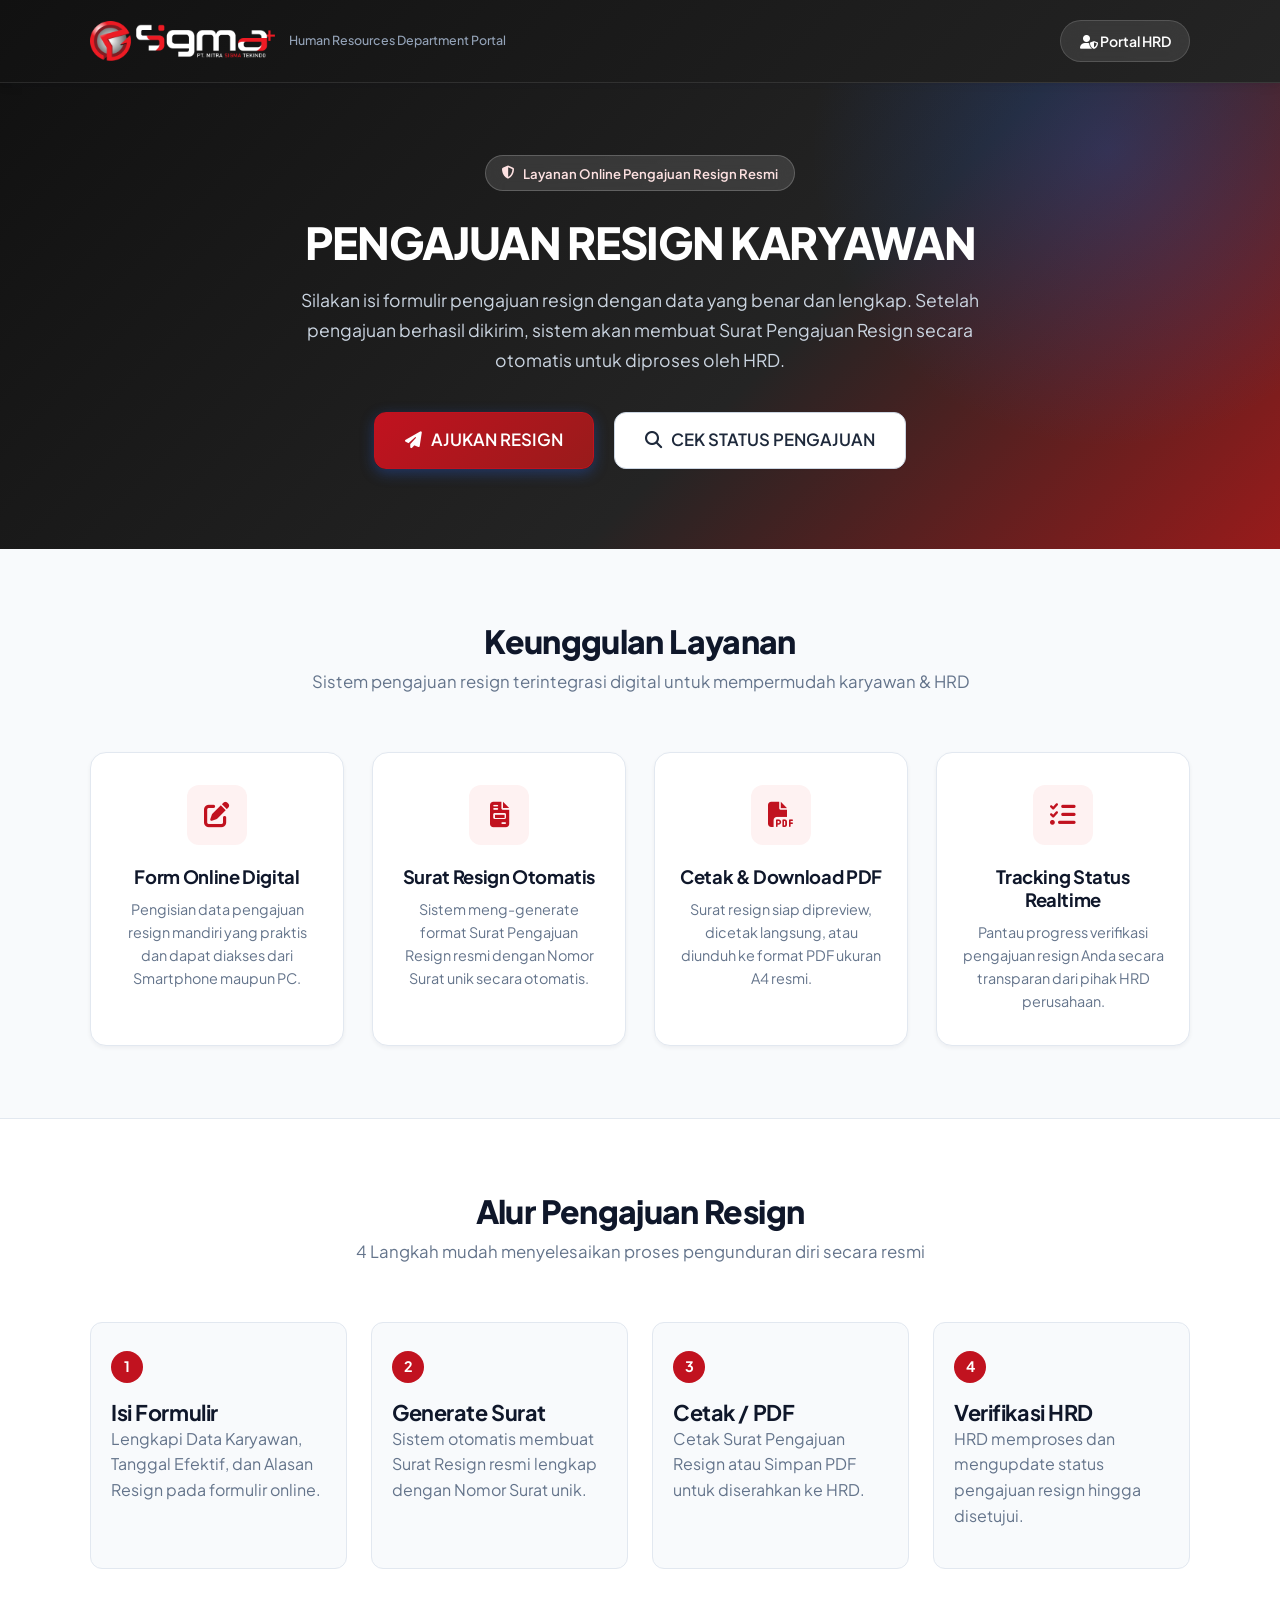
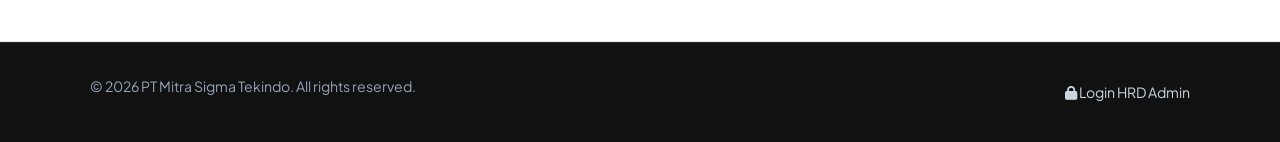
<file: index.html>
<!DOCTYPE html>
<html lang="id">
<head>
    <meta charset="UTF-8">
    <meta name="viewport" content="width=device-width, initial-scale=1.0">
    <title>Pengajuan Resign Karyawan - PT Mitra Sigma Tekindo</title>
    <link href="https://fonts.googleapis.com/css2?family=Plus+Jakarta+Sans:wght@300;400;500;600;700;800&family=Inter:wght@300;400;500;600;700&display=swap" rel="stylesheet">
    <link rel="stylesheet" href="https://cdnjs.cloudflare.com/ajax/libs/font-awesome/6.4.0/css/all.min.css">
    <link rel="stylesheet" href="css/style.css">
</head>
<body>

    <!-- Header Navigation -->
    <header class="main-header">
        <div class="container header-container">
            <a href="index.html" class="brand-logo">
                <img src="assets/logo-mitra-sigma-tekindo.png" class="brand-image" alt="Logo PT Mitra Sigma Tekindo">
                <div class="brand-text">
                    <p>Human Resources Department Portal</p>
                </div>
            </a>
            <div class="nav-links">
                <a href="login.html" class="nav-link-btn">
                    <i class="fas fa-user-shield"></i> Portal HRD
                </a>
            </div>
        </div>
    </header>

    <main>
        <!-- Hero Section -->
        <section class="hero-section">
            <div class="container hero-content">
                <div class="badge-pill-header">
                    <i class="fas fa-shield-alt"></i> Layanan Online Pengajuan Resign Resmi
                </div>
                <h1 class="hero-title">PENGAJUAN RESIGN KARYAWAN</h1>
                <p class="hero-subtitle">
                    Silakan isi formulir pengajuan resign dengan data yang benar dan lengkap. 
                    Setelah pengajuan berhasil dikirim, sistem akan membuat Surat Pengajuan Resign secara otomatis untuk diproses oleh HRD.
                </p>
                <div class="hero-cta">
                    <a href="form.html" class="btn btn-primary btn-lg">
                        <i class="fas fa-paper-plane"></i> AJUKAN RESIGN
                    </a>
                    <a href="check-status.html" class="btn btn-secondary btn-lg">
                        <i class="fas fa-search"></i> CEK STATUS PENGAJUAN
                    </a>
                </div>
            </div>
        </section>

        <!-- Features Section -->
        <section class="features-section">
            <div class="container">
                <div class="section-header">
                    <h2 class="section-title">Keunggulan Layanan</h2>
                    <p class="section-subtitle">Sistem pengajuan resign terintegrasi digital untuk mempermudah karyawan & HRD</p>
                </div>

                <div class="feature-grid">
                    <div class="feature-card">
                        <div class="feature-icon-badge">
                            <i class="fas fa-edit"></i>
                        </div>
                        <h3>Form Online Digital</h3>
                        <p>Pengisian data pengajuan resign mandiri yang praktis dan dapat diakses dari Smartphone maupun PC.</p>
                    </div>

                    <div class="feature-card">
                        <div class="feature-icon-badge">
                            <i class="fas fa-file-invoice"></i>
                        </div>
                        <h3>Surat Resign Otomatis</h3>
                        <p>Sistem meng-generate format Surat Pengajuan Resign resmi dengan Nomor Surat unik secara otomatis.</p>
                    </div>

                    <div class="feature-card">
                        <div class="feature-icon-badge">
                            <i class="fas fa-file-pdf"></i>
                        </div>
                        <h3>Cetak & Download PDF</h3>
                        <p>Surat resign siap dipreview, dicetak langsung, atau diunduh ke format PDF ukuran A4 resmi.</p>
                    </div>

                    <div class="feature-card">
                        <div class="feature-icon-badge">
                            <i class="fas fa-tasks"></i>
                        </div>
                        <h3>Tracking Status Realtime</h3>
                        <p>Pantau progress verifikasi pengajuan resign Anda secara transparan dari pihak HRD perusahaan.</p>
                    </div>
                </div>
            </div>
        </section>

        <!-- Workflow Steps Section -->
        <section class="workflow-section">
            <div class="container">
                <div class="section-header">
                    <h2 class="section-title">Alur Pengajuan Resign</h2>
                    <p class="section-subtitle">4 Langkah mudah menyelesaikan proses pengunduran diri secara resmi</p>
                </div>

                <div class="workflow-steps">
                    <div class="workflow-step-card">
                        <div class="step-num-pill">1</div>
                        <h3>Isi Formulir</h3>
                        <p class="text-muted fs-sm">Lengkapi Data Karyawan, Tanggal Efektif, dan Alasan Resign pada formulir online.</p>
                    </div>

                    <div class="workflow-step-card">
                        <div class="step-num-pill">2</div>
                        <h3>Generate Surat</h3>
                        <p class="text-muted fs-sm">Sistem otomatis membuat Surat Resign resmi lengkap dengan Nomor Surat unik.</p>
                    </div>

                    <div class="workflow-step-card">
                        <div class="step-num-pill">3</div>
                        <h3>Cetak / PDF</h3>
                        <p class="text-muted fs-sm">Cetak Surat Pengajuan Resign atau Simpan PDF untuk diserahkan ke HRD.</p>
                    </div>

                    <div class="workflow-step-card">
                        <div class="step-num-pill">4</div>
                        <h3>Verifikasi HRD</h3>
                        <p class="text-muted fs-sm">HRD memproses dan mengupdate status pengajuan resign hingga disetujui.</p>
                    </div>
                </div>
            </div>
        </section>
    </main>

    <footer>
        <div class="container footer-flex">
            <p>&copy; 2026 PT Mitra Sigma Tekindo. All rights reserved.</p>
            <div>
                <a href="login.html" class="footer-link"><i class="fas fa-lock"></i> Login HRD Admin</a>
            </div>
        </div>
    </footer>

    <script src="js/config.js"></script>
    <script src="js/app.js"></script>
</body>
</html>
</file>
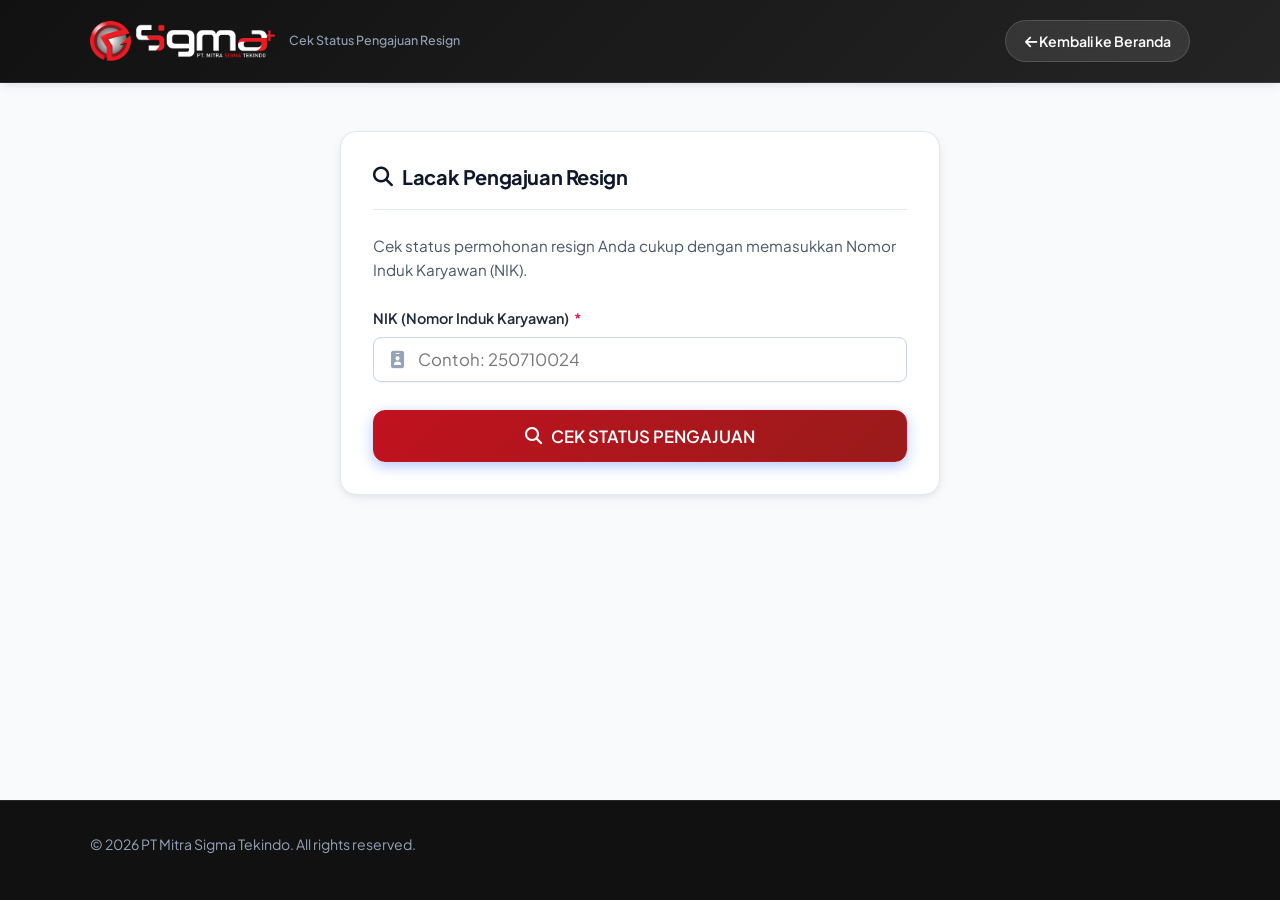
<file: check-status.html>
<!DOCTYPE html>
<html lang="id">
<head>
    <meta charset="UTF-8">
    <meta name="viewport" content="width=device-width, initial-scale=1.0">
    <title>Cek Status Pengajuan Resign - PT Mitra Sigma Tekindo</title>
    <link href="https://fonts.googleapis.com/css2?family=Plus+Jakarta+Sans:wght@300;400;500;600;700;800&family=Inter:wght@300;400;500;600;700&display=swap" rel="stylesheet">
    <link rel="stylesheet" href="https://cdnjs.cloudflare.com/ajax/libs/font-awesome/6.4.0/css/all.min.css">
    <link rel="stylesheet" href="css/style.css">
</head>
<body>

    <!-- Header Navigation -->
    <header class="main-header">
        <div class="container header-container">
            <a href="index.html" class="brand-logo">
                <img src="assets/logo-mitra-sigma-tekindo.png" class="brand-image" alt="Logo PT Mitra Sigma Tekindo">
                <div class="brand-text">
                    <p>Cek Status Pengajuan Resign</p>
                </div>
            </a>
            <div class="nav-links">
                <a href="index.html" class="nav-link-btn"><i class="fas fa-arrow-left"></i> Kembali ke Beranda</a>
            </div>
        </div>
    </header>

    <main class="container" style="padding-top: 3rem; padding-bottom: 4rem;">
        
        <!-- Search Card -->
        <div class="card" style="max-width: 600px; margin: 0 auto 2.5rem;">
            <div class="card-header-styled" style="margin-bottom: 1.5rem;">
                <h3><i class="fas fa-search text-primary"></i> Lacak Pengajuan Resign</h3>
            </div>
            
            <p style="color: var(--gray-600); font-size: 0.95rem; margin-bottom: 1.5rem;">
                Cek status permohonan resign Anda cukup dengan memasukkan Nomor Induk Karyawan (NIK).
            </p>

            <form id="search-form" onsubmit="event.preventDefault(); checkStatus();">
                <div class="form-group" style="margin-bottom: 1.75rem;">
                    <label class="form-label" for="search_nik">NIK (Nomor Induk Karyawan) <span class="required">*</span></label>
                    <div style="position: relative;">
                        <input type="text" id="search_nik" class="form-control" placeholder="Contoh: 250710024" required style="padding-left: 2.75rem; font-size: 1.05rem;">
                        <i class="fas fa-id-badge" style="position: absolute; left: 1.1rem; top: 50%; transform: translateY(-50%); color: var(--gray-400); font-size: 1.1rem;"></i>
                    </div>
                </div>

                <button type="submit" class="btn btn-primary btn-lg" style="width: 100%;">
                    <i class="fas fa-search"></i> CEK STATUS PENGAJUAN
                </button>
            </form>
        </div>

        <!-- Result Area (Hidden initially) -->
        <div id="result-area" class="card" style="display: none; max-width: 800px; margin: 0 auto;">
            <div class="card-header-styled">
                <h3><i class="fas fa-id-card text-primary"></i> Detail Pengajuan Resign</h3>
                <span id="result_status" class="badge badge-baru">PENGAJUAN BARU</span>
            </div>

            <div style="display: grid; grid-template-columns: repeat(auto-fit, minmax(220px, 1fr)); gap: 1.25rem; background: var(--gray-50); border: 1px solid var(--gray-200); border-radius: var(--radius-md); padding: 1.5rem; margin-bottom: 1.5rem;">
                <div>
                    <span style="font-size: 0.8rem; color: var(--gray-500); font-weight: 700; text-transform: uppercase;">ID Pengajuan</span>
                    <div id="result_id" style="font-weight: 800; color: var(--primary-600); font-size: 1.05rem;">-</div>
                </div>
                <div>
                    <span style="font-size: 0.8rem; color: var(--gray-500); font-weight: 700; text-transform: uppercase;">Nama Karyawan</span>
                    <div id="result_nama" style="font-weight: 700; color: var(--gray-900); font-size: 1.05rem;">-</div>
                </div>
                <div>
                    <span style="font-size: 0.8rem; color: var(--gray-500); font-weight: 700; text-transform: uppercase;">NIK</span>
                    <div id="result_nik" style="font-weight: 700; color: var(--gray-800);">-</div>
                </div>
                <div>
                    <span style="font-size: 0.8rem; color: var(--gray-500); font-weight: 700; text-transform: uppercase;">Nomor Surat</span>
                    <div id="result_nomor_surat" style="font-weight: 700; color: var(--primary-600);">-</div>
                </div>
                <div>
                    <span style="font-size: 0.8rem; color: var(--gray-500); font-weight: 700; text-transform: uppercase;">Tanggal Pengajuan</span>
                    <div id="result_tanggal_pengajuan" style="font-weight: 600; color: var(--gray-800);">-</div>
                </div>
                <div>
                    <span style="font-size: 0.8rem; color: var(--gray-500); font-weight: 700; text-transform: uppercase;">Tanggal Efektif Resign</span>
                    <div id="result_tanggal_efektif" style="font-weight: 700; color: var(--danger-600);">-</div>
                </div>
                <div>
                    <span style="font-size: 0.8rem; color: var(--gray-500); font-weight: 700; text-transform: uppercase;">Kategori Resign</span>
                    <div id="result_kategori" style="font-weight: 700; color: var(--gray-800);">-</div>
                </div>
                <div>
                    <span style="font-size: 0.8rem; color: var(--gray-500); font-weight: 700; text-transform: uppercase;">Status Denda</span>
                    <div id="result_denda" style="font-weight: 700; color: var(--gray-800);">-</div>
                </div>
            </div>

            <!-- Denda Resign Banner Alert -->
            <div id="denda-alert-box" style="display: none; border-radius: var(--radius-md); padding: 1.15rem; margin-bottom: 1.75rem;">
                <!-- Populated dynamically via JS -->
            </div>

            <!-- Visual Timeline Stepper -->
            <h4 style="margin-bottom: 1.5rem; font-size: 1.1rem;"><i class="fas fa-route text-primary"></i> Progress Status Pengajuan</h4>

            <div class="status-timeline">
                <div class="timeline-node" id="timeline-1">
                    <div class="node-icon-circle"><i class="fas fa-file-upload"></i></div>
                    <div class="node-title">Pengajuan Dibuat</div>
                </div>

                <div class="timeline-node" id="timeline-2">
                    <div class="node-icon-circle"><i class="fas fa-user-check"></i></div>
                    <div class="node-title">Diperiksa HRD</div>
                </div>

                <div class="timeline-node" id="timeline-3">
                    <div class="node-icon-circle"><i class="fas fa-thumbs-up"></i></div>
                    <div class="node-title">Disetujui</div>
                </div>

                <div class="timeline-node" id="timeline-4">
                    <div class="node-icon-circle"><i class="fas fa-flag-checkered"></i></div>
                    <div class="node-title">Selesai</div>
                </div>
            </div>

            <!-- Alert Catatan HRD / Rejection Reason -->
            <div id="rejection-reason" style="display: none; background: var(--danger-50); border: 1px solid var(--danger-100); border-radius: var(--radius-md); padding: 1.25rem; margin-top: 1.5rem;">
                <h5 style="color: var(--danger-700); margin-bottom: 0.35rem; display: flex; align-items: center; gap: 0.5rem;">
                    <i class="fas fa-exclamation-triangle"></i> Catatan HRD
                </h5>
                <p id="rejection-text" style="color: var(--danger-700); margin: 0; font-size: 0.95rem;">-</p>
            </div>

            <!-- Button Surat -->
            <div style="margin-top: 2.25rem; text-align: center;">
                <button onclick="viewSuratFromStatus()" class="btn btn-primary btn-lg">
                    <i class="fas fa-file-alt"></i> LIHAT / CETAK SURAT RESIGN
                </button>
            </div>
        </div>

        <!-- Error Alert -->
        <div id="error-area" style="display: none; max-width: 600px; margin: 0 auto; background: var(--danger-50); border: 1px solid var(--danger-100); border-radius: var(--radius-md); padding: 1.25rem; text-align: center;">
            <i class="fas fa-exclamation-circle" style="font-size: 2rem; color: var(--danger-600); margin-bottom: 0.5rem;"></i>
            <h4 style="color: var(--danger-700); margin-bottom: 0.25rem;">Data Pengajuan Tidak Ditemukan</h4>
            <p style="color: var(--danger-700); font-size: 0.9rem; margin: 0;">Pastikan NIK yang Anda masukkan sudah benar dan sudah pernah mengajukan resign di sistem.</p>
        </div>

    </main>

    <footer>
        <div class="container footer-flex">
            <p>&copy; 2026 PT Mitra Sigma Tekindo. All rights reserved.</p>
        </div>
    </footer>

    <script src="js/config.js"></script>
    <script src="js/app.js"></script>
    <script src="js/surat.js"></script>
    <script>
        let currentStatusData = null;

        async function checkStatus() {
            const nik = document.getElementById('search_nik').value.trim();

            if (!nik) {
                showToast('Silakan masukkan NIK Anda', 'warning');
                return;
            }

            showLoading('Mengecek status pengajuan...');
            try {
                const response = await apiCall('checkStatus', { nik }, 'GET');

                if (response.success && response.data) {
                    currentStatusData = response.data;
                    const d = response.data;

                    document.getElementById('result_id').innerText = (d['ID Pengajuan'] || '-').trim();
                    document.getElementById('result_nama').innerText = (d['Nama Lengkap'] || '-').trim();
                    document.getElementById('result_nik').innerText = (d['NIK'] || '-').trim();
                    document.getElementById('result_nomor_surat').innerText = (d['Nomor Surat'] || '-').trim();
                    document.getElementById('result_tanggal_pengajuan').innerText = formatDateLong(d['Tanggal Pengajuan']);
                    document.getElementById('result_tanggal_efektif').innerText = formatDateLong(d['Tanggal Efektif Resign']);

                    const kategori = (d['Kategori Resign'] || 'Resign Normal').trim();
                    const dendaVal = Number(String(d['Denda Resign'] || '0').replace(/[^\d.-]/g, '')) || 0;

                    document.getElementById('result_kategori').innerText = kategori;
                    
                    const dendaEl = document.getElementById('result_denda');
                    const dendaAlertBox = document.getElementById('denda-alert-box');

                    if (kategori === 'Habis Kontrak' || dendaVal === 0) {
                        dendaEl.innerHTML = '<span class="badge badge-disetujui">Bebas Denda (Rp 0)</span>';
                        if (kategori === 'Habis Kontrak') {
                            dendaAlertBox.style.display = 'block';
                            dendaAlertBox.style.background = 'var(--success-50)';
                            dendaAlertBox.style.border = '1px solid var(--success-100)';
                            dendaAlertBox.innerHTML = `
                                <div style="display: flex; gap: 0.85rem; align-items: center; color: var(--success-700);">
                                    <i class="fas fa-check-circle" style="font-size: 1.5rem;"></i>
                                    <div>
                                        <strong style="font-size: 0.95rem;">Karyawan Habis Kontrak — Bebas Denda (Rp 0)</strong>
                                        <p style="margin: 0.2rem 0 0; font-size: 0.85rem;">Status karyawan telah diverifikasi oleh Admin sebagai Habis Kontrak sehingga tidak dikenakan denda resign.</p>
                                    </div>
                                </div>
                            `;
                        } else {
                            dendaAlertBox.style.display = 'none';
                        }
                    } else {
                        dendaEl.innerHTML = `<span class="badge badge-ditolak">Denda: Rp ${formatNumber(dendaVal || 125000)}</span>`;
                        dendaAlertBox.style.display = 'block';
                        dendaAlertBox.style.background = 'var(--danger-50)';
                        dendaAlertBox.style.border = '1px solid var(--danger-100)';
                        dendaAlertBox.innerHTML = `
                            <div style="display: flex; gap: 0.85rem; align-items: center; color: var(--danger-700);">
                                <i class="fas fa-exclamation-triangle" style="font-size: 1.5rem;"></i>
                                <div>
                                    <strong style="font-size: 0.95rem;">Dikenakan Denda Resign Mendadak: Rp ${formatNumber(dendaVal || 125000)}</strong>
                                    <p style="margin: 0.2rem 0 0; font-size: 0.85rem;">Pengajuan resign diajukan kurang dari 1 bulan sebelumnya (sesuai verifikasi Admin), sehingga dikenakan denda sebesar Rp 125.000.</p>
                                </div>
                            </div>
                        `;
                    }
                    
                    const status = (d['Status Pengajuan'] || 'PENGAJUAN BARU').trim().toUpperCase();
                    const statusBadge = document.getElementById('result_status');
                    statusBadge.innerText = status;

                    // Update Timeline Nodes
                    const nodes = [
                        document.getElementById('timeline-1'),
                        document.getElementById('timeline-2'),
                        document.getElementById('timeline-3'),
                        document.getElementById('timeline-4')
                    ];

                    nodes.forEach(n => n.className = 'timeline-node');

                    if (status === 'PENGAJUAN BARU') {
                        statusBadge.className = 'badge badge-baru';
                        nodes[0].className = 'timeline-node active';
                    } else if (status === 'DIPERIKSA HRD') {
                        statusBadge.className = 'badge badge-diperiksa';
                        nodes[0].className = 'timeline-node completed';
                        nodes[1].className = 'timeline-node active';
                    } else if (status === 'DISETUJUI') {
                        statusBadge.className = 'badge badge-disetujui';
                        nodes[0].className = 'timeline-node completed';
                        nodes[1].className = 'timeline-node completed';
                        nodes[2].className = 'timeline-node active';
                    } else if (status === 'DITOLAK') {
                        statusBadge.className = 'badge badge-ditolak';
                        nodes[0].className = 'timeline-node completed';
                        nodes[1].className = 'timeline-node rejected';
                    } else if (status === 'SELESAI') {
                        statusBadge.className = 'badge badge-selesai';
                        nodes.forEach(n => n.className = 'timeline-node completed');
                    }

                    // Show Notes if present
                    const rejBox = document.getElementById('rejection-reason');
                    if (d['Keterangan'] && d['Keterangan'].includes('HRD:')) {
                        rejBox.style.display = 'block';
                        document.getElementById('rejection-text').innerText = d['Keterangan'];
                    } else {
                        rejBox.style.display = 'none';
                    }

                    document.getElementById('result-area').style.display = 'block';
                    document.getElementById('error-area').style.display = 'none';
                } else {
                    document.getElementById('result-area').style.display = 'none';
                    document.getElementById('error-area').style.display = 'block';
                }
            } catch (err) {
                console.error('Error checkStatus:', err);
                showToast(err.message || 'Gagal mengecek status', 'error');
                document.getElementById('result-area').style.display = 'none';
                document.getElementById('error-area').style.display = 'block';
            } finally {
                hideLoading();
            }
        }

        function viewSuratFromStatus() {
            if (currentStatusData) {
                const sessionData = {
                    idPengajuan: currentStatusData['ID Pengajuan'],
                    nomorSurat: currentStatusData['Nomor Surat'],
                    nik: currentStatusData['NIK'],
                    namaLengkap: currentStatusData['Nama Lengkap'],
                    tempatLahir: currentStatusData['Tempat Lahir'],
                    tanggalLahir: currentStatusData['Tanggal Lahir'],
                    jenisKelamin: currentStatusData['Jenis Kelamin'],
                    alamat: currentStatusData['Alamat'],
                    jabatan: currentStatusData['Jabatan'],
                    departemen: currentStatusData['Departemen'],
                    sektor: currentStatusData['Sektor'],
                    regu: currentStatusData['Regu'],
                    tanggalPengajuan: currentStatusData['Tanggal Pengajuan'],
                    tanggalEfektifResign: currentStatusData['Tanggal Efektif Resign'],
                    alasanResign: currentStatusData['Alasan Resign'],
                    status: currentStatusData['Status Pengajuan'],
                    kategoriResign: currentStatusData['Kategori Resign'],
                    dendaResign: currentStatusData['Denda Resign']
                };
                sessionStorage.setItem('resign_data', JSON.stringify(sessionData));
                window.location.href = `surat.html?id=${encodeURIComponent(currentStatusData['ID Pengajuan'] || '')}&nik=${encodeURIComponent(currentStatusData['NIK'] || '')}`;
            }
        }

        document.addEventListener('DOMContentLoaded', () => {
            const params = new URLSearchParams(window.location.search);
            const nik = params.get('nik');
            if (nik) {
                document.getElementById('search_nik').value = nik;
                checkStatus();
            }
        });
    </script>
</body>
</html>
</file>
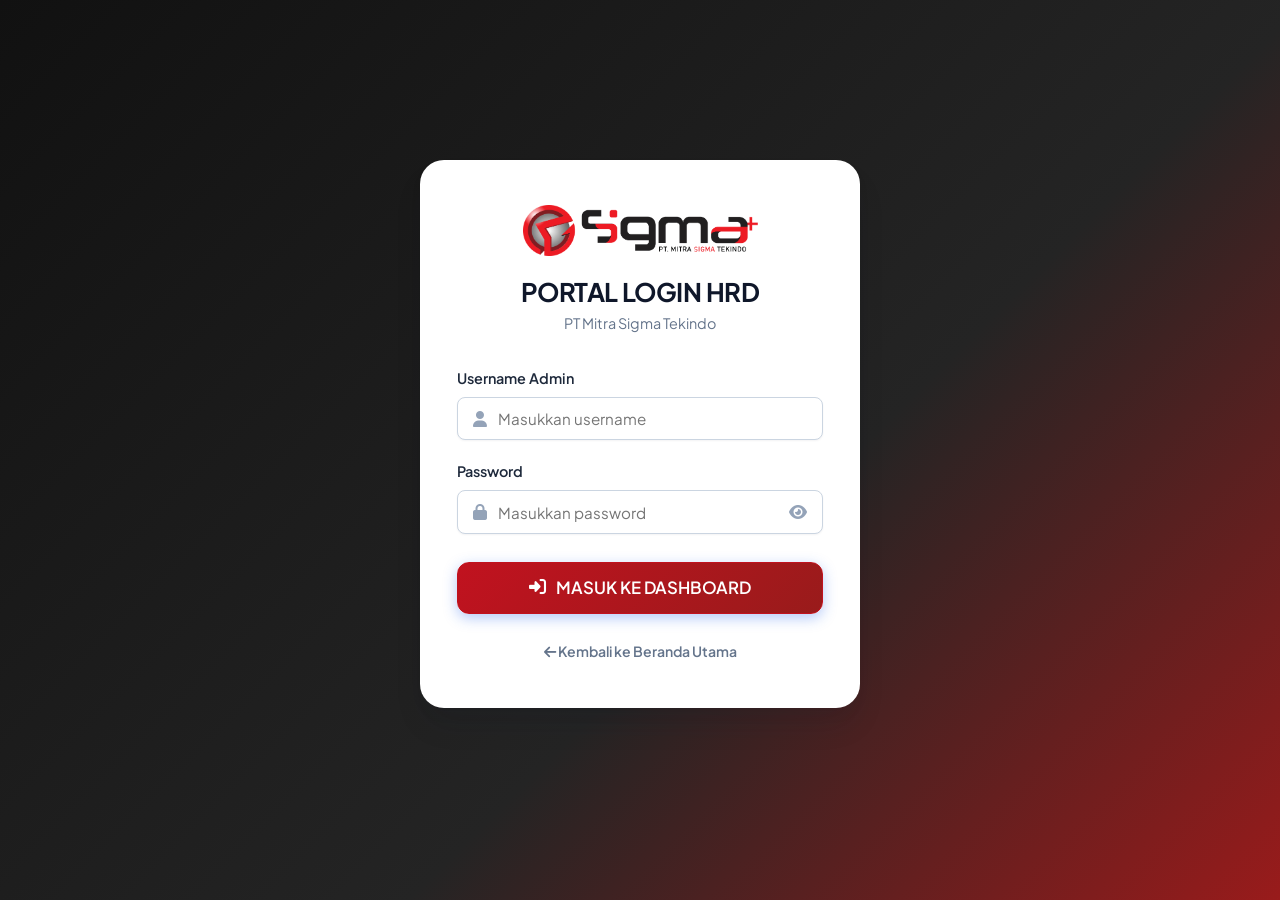
<file: dashboard.html>
<!DOCTYPE html>
<html lang="id">
<head>
    <meta charset="UTF-8">
    <meta name="viewport" content="width=device-width, initial-scale=1.0">
    <title>Dashboard HRD Management - PT Mitra Sigma Tekindo</title>
    <link href="https://fonts.googleapis.com/css2?family=Plus+Jakarta+Sans:wght@300;400;500;600;700;800&family=Inter:wght@300;400;500;600;700&display=swap" rel="stylesheet">
    <link rel="stylesheet" href="https://cdnjs.cloudflare.com/ajax/libs/font-awesome/6.4.0/css/all.min.css">
    <link rel="stylesheet" href="css/style.css">
    <script src="js/html2pdf.bundle.min.js"></script>
</head>
<body style="background: var(--bg-body);">

    <!-- Dashboard Header Navigation -->
    <header class="dashboard-header">
        <div class="container-wide header-container" style="padding-top: 0.85rem; padding-bottom: 0.85rem;">
            <a href="dashboard.html" class="brand-logo">
                <img src="assets/logo-mitra-sigma-tekindo.png" class="brand-image" alt="Logo PT Mitra Sigma Tekindo">
                <div class="brand-text">
                    <p>Dashboard HRD & Verifikasi Resign</p>
                </div>
            </a>
            <div class="nav-links">
                <a href="hrsdm.html" class="nav-link-btn"><i class="fas fa-users-cog"></i> HRSDM Center</a>
                <button onclick="refreshDashboard()" class="btn btn-sm btn-secondary" style="background: rgba(255, 255, 255, 0.15); border-color: rgba(255, 255, 255, 0.25); color: #ffffff;" title="Refresh Data">
                    <i class="fas fa-sync-alt"></i> Refresh
                </button>
                <button onclick="exportToCSV()" class="btn btn-sm btn-success" style="background: #10b981; border-color: #059669; color: #ffffff;" title="Ekspor ke Excel / CSV">
                    <i class="fas fa-file-excel"></i> Ekspor CSV
                </button>
                <div style="display: flex; align-items: center; gap: 0.75rem; background: rgba(255, 255, 255, 0.1); padding: 0.4rem 1rem; border-radius: var(--radius-full); font-size: 0.88rem; backdrop-filter: blur(10px);">
                    <i class="fas fa-user-circle" style="font-size: 1.1rem; color: var(--primary-100);"></i>
                    <span>Admin HRD</span>
                </div>
                <button onclick="logout()" class="btn btn-sm btn-secondary" style="background: rgba(225, 29, 72, 0.15); border-color: rgba(225, 29, 72, 0.3); color: #ffffff;">
                    <i class="fas fa-sign-out-alt"></i> Logout
                </button>
            </div>
        </div>
    </header>

    <main class="container-wide" style="padding-top: 2.25rem; padding-bottom: 4rem;">
        
        <!-- ==================== STATS ROW (6 CARDS) ==================== -->
        <div class="stats-grid-row">
            <div class="stat-card-modern">
                <div>
                    <div class="stat-label">Total Pengajuan</div>
                    <div id="stat-total" class="stat-value">0</div>
                </div>
                <div class="stat-icon-wrapper icon-bg-blue">
                    <i class="fas fa-folder-open"></i>
                </div>
            </div>

            <div class="stat-card-modern">
                <div>
                    <div class="stat-label">Pengajuan Baru</div>
                    <div id="stat-baru" class="stat-value">0</div>
                </div>
                <div class="stat-icon-wrapper icon-bg-indigo">
                    <i class="fas fa-file-export"></i>
                </div>
            </div>

            <div class="stat-card-modern">
                <div>
                    <div class="stat-label">Diperiksa HRD</div>
                    <div id="stat-diproses" class="stat-value">0</div>
                </div>
                <div class="stat-icon-wrapper icon-bg-yellow">
                    <i class="fas fa-user-clock"></i>
                </div>
            </div>

            <div class="stat-card-modern">
                <div>
                    <div class="stat-label">Disetujui</div>
                    <div id="stat-disetujui" class="stat-value">0</div>
                </div>
                <div class="stat-icon-wrapper icon-bg-green">
                    <i class="fas fa-check-circle"></i>
                </div>
            </div>

            <div class="stat-card-modern">
                <div>
                    <div class="stat-label">Ditolak</div>
                    <div id="stat-ditolak" class="stat-value">0</div>
                </div>
                <div class="stat-icon-wrapper icon-bg-red">
                    <i class="fas fa-times-circle"></i>
                </div>
            </div>

            <div class="stat-card-modern">
                <div>
                    <div class="stat-label">Selesai</div>
                    <div id="stat-selesai" class="stat-value">0</div>
                </div>
                <div class="stat-icon-wrapper icon-bg-amber">
                    <i class="fas fa-flag-checkered"></i>
                </div>
            </div>
        </div>

        <!-- ==================== FILTER BAR CARD ==================== -->
        <div class="filter-bar-card">
            <div style="margin-bottom: 1rem; font-weight: 700; font-size: 1.05rem; color: var(--gray-900); display: flex; align-items: center; gap: 0.5rem;">
                <i class="fas fa-filter text-primary"></i> Pencarian & Filter Multi-Kolom
            </div>

            <div class="filter-grid-layout">
                <div class="form-group" style="grid-column: span 2;">
                    <label class="form-label" for="filter-periode" style="font-weight: 700; color: var(--gray-800);">
                        <i class="fas fa-calendar-check text-primary"></i> Pisahkan Data Periode Cut-Off (26 - 25)
                    </label>
                    <select id="filter-periode" class="form-select filter-input" style="font-weight: 700; color: var(--primary-700); background-color: var(--primary-50); border: 1.5px solid var(--primary-200);">
                        <option value="">Semua Data (Tanpa Filter Periode)</option>
                        <!-- Populated dynamically via dashboard.js -->
                    </select>
                </div>

                <div class="form-group">
                    <label class="form-label" for="filter-nik">Search NIK</label>
                    <input type="text" id="filter-nik" class="form-control filter-input" placeholder="Cari NIK...">
                </div>

                <div class="form-group">
                    <label class="form-label" for="filter-nama">Search Nama</label>
                    <input type="text" id="filter-nama" class="form-control filter-input" placeholder="Cari nama...">
                </div>

                <div class="form-group">
                    <label class="form-label" for="filter-sektor">Sektor</label>
                    <select id="filter-sektor" class="form-select filter-input">
                        <option value="">Semua Sektor</option>
                    </select>
                </div>

                <div class="form-group">
                    <label class="form-label" for="filter-regu">Regu</label>
                    <select id="filter-regu" class="form-select filter-input">
                        <option value="">Semua Regu</option>
                    </select>
                </div>

                <div class="form-group">
                    <label class="form-label" for="filter-departemen">Departemen</label>
                    <select id="filter-departemen" class="form-select filter-input">
                        <option value="">Semua Departemen</option>
                    </select>
                </div>

                <div class="form-group">
                    <label class="form-label" for="filter-status">Status Pengajuan</label>
                    <select id="filter-status" class="form-select filter-input">
                        <option value="">Semua Status</option>
                        <option value="PENGAJUAN BARU">PENGAJUAN BARU</option>
                        <option value="DIPERIKSA HRD">DIPERIKSA HRD</option>
                        <option value="DISETUJUI">DISETUJUI</option>
                        <option value="DITOLAK">DITOLAK</option>
                        <option value="SELESAI">SELESAI</option>
                    </select>
                </div>

                <div class="form-group">
                    <label class="form-label" for="filter-tgl-dari">Tgl Pengajuan (Dari)</label>
                    <input type="date" id="filter-tgl-dari" class="form-control filter-input">
                </div>

                <div class="form-group">
                    <label class="form-label" for="filter-tgl-sampai">Tgl Pengajuan (Sampai)</label>
                    <input type="date" id="filter-tgl-sampai" class="form-control filter-input">
                </div>

                <div style="display: flex; gap: 0.5rem; grid-column: span 2;">
                    <button onclick="applyFilters()" class="btn btn-primary" style="flex: 1;">
                        <i class="fas fa-search"></i> Filter
                    </button>
                    <button onclick="resetFilters()" class="btn btn-secondary" style="flex: 1;">
                        <i class="fas fa-undo"></i> Reset
                    </button>
                </div>
            </div>
        </div>

        <!-- ==================== DATA TABLE CARD ==================== -->
        <div class="table-card-wrapper">
            <div class="table-responsive">
                <table class="modern-table">
<thead>
                        <tr>
                            <th>ID Pengajuan</th>
                            <th>NIK</th>
                            <th>Nama Karyawan</th>
                            <th>Jabatan</th>
                            <th>Sektor</th>
                            <th>Regu</th>
                            <th>Tgl Pengajuan</th>
                            <th>Tgl Efektif</th>
                            <th>Status</th>
                            <th>Kategori & Denda</th>
                            <th>Uang Jaminan</th>
                            <th style="text-align: center;">Aksi</th>
                        </tr>
                    </thead>
                    <tbody id="table-body">
                        <!-- Populated dynamically via js/dashboard.js -->
                    </tbody>
                </table>
            </div>

            <!-- Pagination Controls -->
            <div class="pagination-container">
                <div style="font-size: 0.88rem; color: var(--gray-600);">
                    Menampilkan data pengajuan resign karyawan
                </div>
                <div id="pagination" class="pagination-btns">
                    <!-- Pagination buttons generated by dashboard.js -->
                </div>
            </div>
        </div>

    </main>

    <!-- ==================== MODAL DETAIL PENGAJUAN ==================== -->
    <div id="detail-modal" class="modal">
        <div class="modal-card" style="max-width: 680px; max-height: 85vh; display: flex; flex-direction: column;">
            <div class="modal-card-header">
                <h3 style="margin: 0; font-size: 1.15rem;"><i class="fas fa-file-alt text-primary"></i> Detail Pengajuan Resign</h3>
                <button onclick="closeDetailModal()" style="background: none; border: none; font-size: 1.25rem; color: var(--gray-400); cursor: pointer;">&times;</button>
            </div>
            <div class="modal-card-body" id="detail-content">
                <!-- Content injected dynamically -->
            </div>
            <div class="modal-card-footer">
                <button onclick="closeDetailModal()" class="btn btn-secondary">Tutup</button>
            </div>
        </div>
    </div>

    <!-- ==================== MODAL UBAH STATUS ==================== -->
    <div id="status-modal" class="modal">
        <div class="modal-card" style="max-width: 480px;">
            <div class="modal-card-header">
                <h3 style="margin: 0; font-size: 1.15rem;"><i class="fas fa-edit text-primary"></i> Update Status Pengajuan</h3>
                <button onclick="closeStatusModal()" style="background: none; border: none; font-size: 1.25rem; color: var(--gray-400); cursor: pointer;">&times;</button>
            </div>
            <div class="modal-card-body">
                <input type="hidden" id="status-id-pengajuan">
                
                <div class="form-group" style="margin-bottom: 1.25rem;">
                    <label class="form-label" for="status-select">Pilih Status Baru <span class="required">*</span></label>
                    <select id="status-select" class="form-select">
                        <option value="PENGAJUAN BARU">PENGAJUAN BARU</option>
                        <option value="DIPERIKSA HRD">DIPERIKSA HRD</option>
                        <option value="DISETUJUI">DISETUJUI</option>
                        <option value="DITOLAK">DITOLAK</option>
                        <option value="SELESAI">SELESAI</option>
                    </select>
                </div>

                <div class="form-group" style="margin-bottom: 1.25rem;">
                    <label class="form-label" for="status-kategori">
                        Kategori Resign <span style="font-size: 0.75rem; color: var(--danger-600); font-weight: 700;">(Ditentukan Admin)</span>
                    </label>
                    <select id="status-kategori" class="form-select" onchange="onAdminKategoriChange()">
                        <option value="Resign Normal">Resign Normal (Pemberitahuan ≥ 1 Bulan) — Bebas Denda</option>
                        <option value="Resign Mendadak">Resign Mendadak (< 1 Bulan) — Denda Rp 125.000</option>
                        <option value="Habis Kontrak">Habis Kontrak — Bebas Denda (Rp 0)</option>
                    </select>
                    <small style="display:block; margin-top:0.35rem; font-size:0.78rem; color: var(--gray-500);">
                        Karyawan habis kontrak tidak dikenakan denda.
                    </small>
                </div>

                <div class="form-group" style="margin-bottom: 1.25rem;">
                    <label class="form-label" for="status-denda">Besaran Denda Resign (Rp)</label>
                    <input type="number" id="status-denda" class="form-control" value="0" placeholder="0">
                </div>

                <div class="form-group">
                    <label class="form-label" for="status-catatan">Catatan HRD (Opsional)</label>
                    <textarea id="status-catatan" class="form-control" placeholder="Tuliskan catatan verifikasi atau alasan jika ditolak..."></textarea>
                </div>
            </div>
            <div class="modal-card-footer">
                <button onclick="closeStatusModal()" class="btn btn-secondary">BATAL</button>
                <button onclick="updateStatus()" class="btn btn-primary">SIMPAN STATUS</button>
            </div>
        </div>
    </div>

    <footer>
        <div class="container-wide footer-flex">
            <p>&copy; 2026 PT Mitra Sigma Tekindo. All rights reserved.</p>
        </div>
    </footer>

    <script src="js/config.js"></script>
    <script src="js/app.js"></script>
    <script src="js/auth.js"></script>
    <script src="js/dashboard.js"></script>
    <script src="js/surat.js"></script>
</body>
</html>
</file>
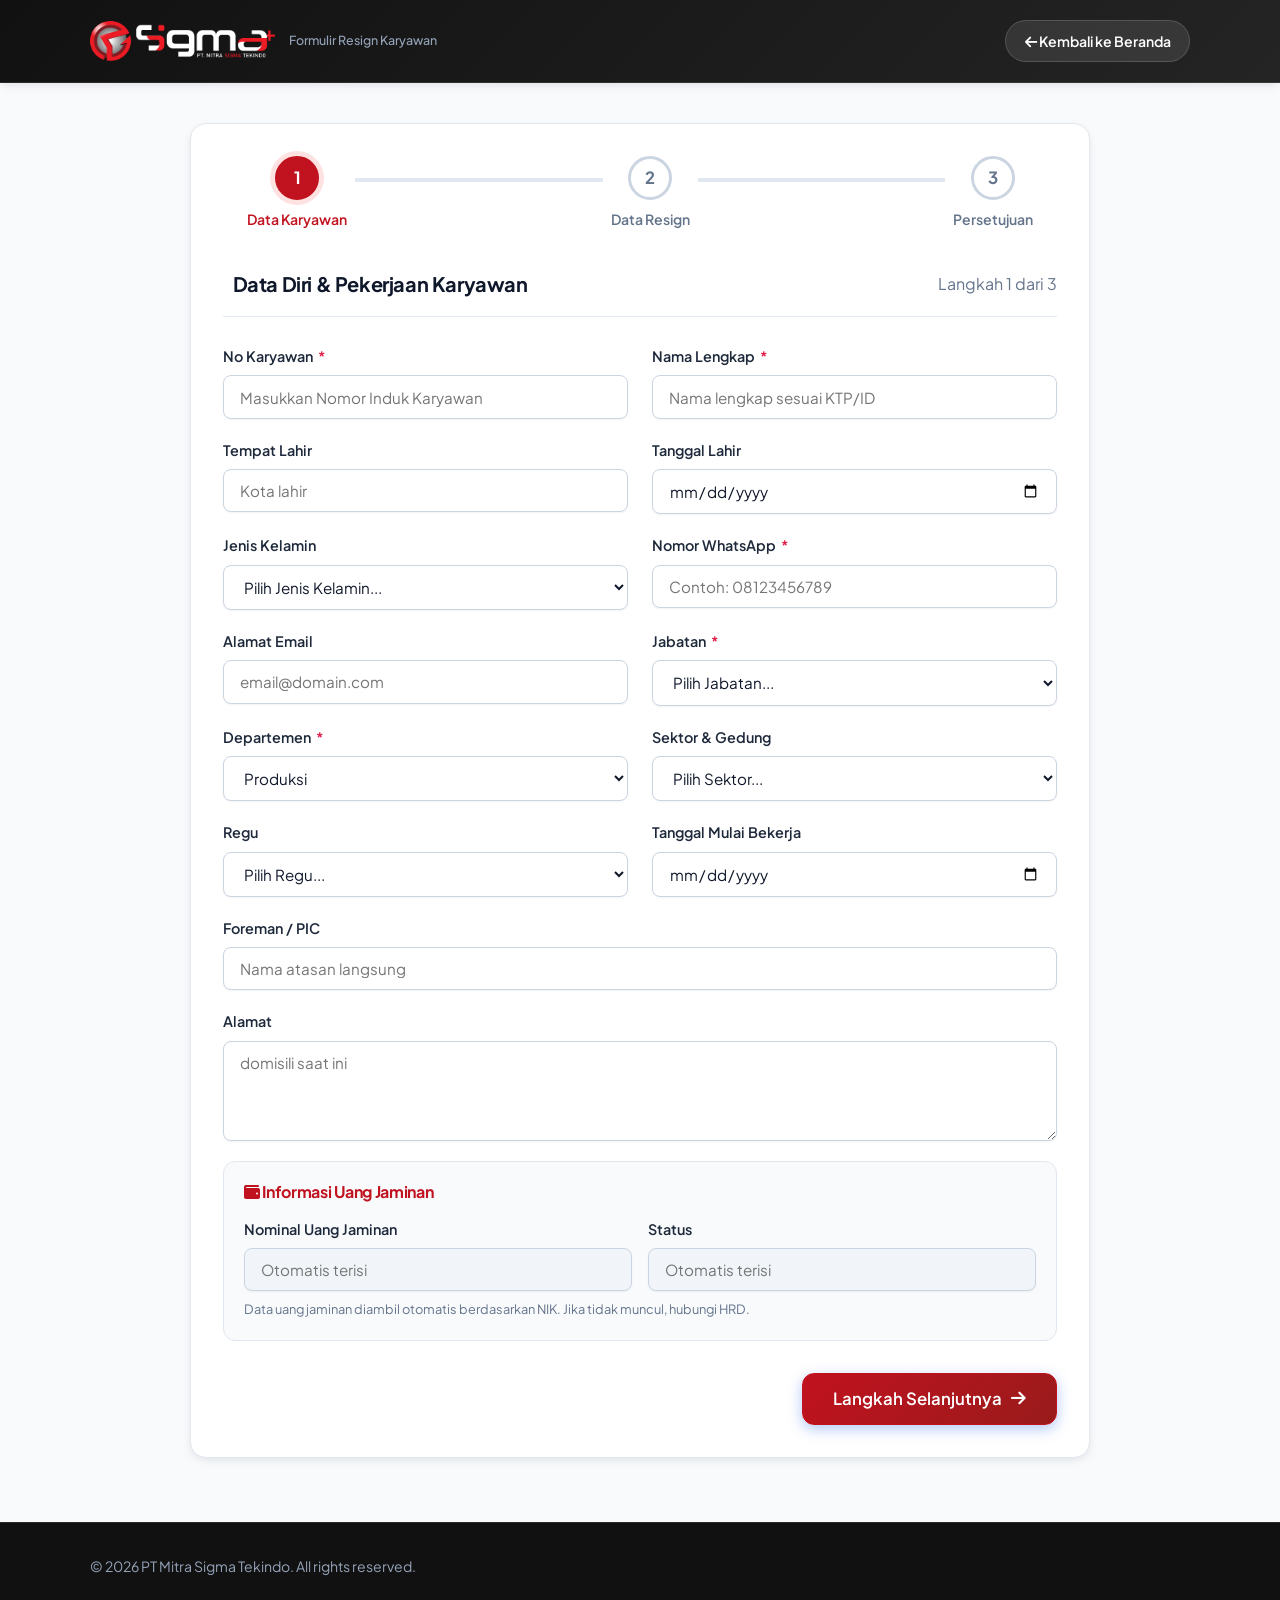
<file: form.html>
<!DOCTYPE html>
<html lang="id">
<head>
    <meta charset="UTF-8">
    <meta name="viewport" content="width=device-width, initial-scale=1.0">
    <title>Formulir Pengajuan Resign - PT Mitra Sigma Tekindo</title>
    <link href="https://fonts.googleapis.com/css2?family=Plus+Jakarta+Sans:wght@300;400;500;600;700;800&family=Inter:wght@300;400;500;600;700&display=swap" rel="stylesheet">
    <link rel="stylesheet" href="https://cdnjs.cloudflare.com/ajax/libs/font-awesome/6.4.0/css/all.min.css">
    <link rel="stylesheet" href="css/style.css">
</head>
<body>

    <!-- Header Navigation -->
    <header class="main-header">
        <div class="container header-container">
            <a href="index.html" class="brand-logo">
                <img src="assets/logo-mitra-sigma-tekindo.png" class="brand-image" alt="Logo PT Mitra Sigma Tekindo">
                <div class="brand-text">
                    <p>Formulir Resign Karyawan</p>
                </div>
            </a>
            <div class="nav-links">
                <a href="index.html" class="nav-link-btn">
                    <i class="fas fa-arrow-left"></i> Kembali ke Beranda
                </a>
            </div>
        </div>
    </header>

    <main class="container" style="padding-top: 2.5rem; padding-bottom: 4rem;">
        
        <!-- Form Container Card -->
        <div class="card" style="max-width: 900px; margin: 0 auto;">
            
            <!-- Step Progress Indicator Bar -->
            <div class="progress-indicator">
                <div class="step active" id="step-indicator-1">
                    <div class="step-num">1</div>
                    <div class="step-text">Data Karyawan</div>
                </div>
                <div class="step" id="step-indicator-2">
                    <div class="step-num">2</div>
                    <div class="step-text">Data Resign</div>
                </div>
                <div class="step" id="step-indicator-3">
                    <div class="step-num">3</div>
                    <div class="step-text">Persetujuan</div>
                </div>
            </div>

            <form id="form-resign">
                <!-- ==================== STEP 1: DATA KARYAWAN ==================== -->
                <div id="section1" class="form-section active">
                    <div class="card-header-styled">
                        <h3><i class="fas fa-user-id-card text-primary"></i> Data Diri & Pekerjaan Karyawan</h3>
                        <span class="text-muted fs-sm">Langkah 1 dari 3</span>
                    </div>

                    <div class="form-grid">
                        <div class="form-group">
                            <label class="form-label" for="nik">No Karyawan <span class="required">*</span></label>
                            <input type="text" id="nik" class="form-control" placeholder="Masukkan Nomor Induk Karyawan" required>
                        </div>
                        <div class="form-group">
                            <label class="form-label" for="nama_lengkap">Nama Lengkap <span class="required">*</span></label>
                            <input type="text" id="nama_lengkap" class="form-control" placeholder="Nama lengkap sesuai KTP/ID" required>
                        </div>
                        <div class="form-group">
                            <label class="form-label" for="tempat_lahir">Tempat Lahir</label>
                            <input type="text" id="tempat_lahir" class="form-control" placeholder="Kota lahir">
                        </div>
                        <div class="form-group">
                            <label class="form-label" for="tanggal_lahir">Tanggal Lahir</label>
                            <input type="date" id="tanggal_lahir" class="form-control">
                        </div>
                        <div class="form-group">
                            <label class="form-label" for="jenis_kelamin">Jenis Kelamin</label>
                            <select id="jenis_kelamin" class="form-select">
                                <option value="">Pilih Jenis Kelamin...</option>
                                <option value="Laki-laki">Laki-laki</option>
                                <option value="Perempuan">Perempuan</option>
                            </select>
                        </div>
                        <div class="form-group">
                            <label class="form-label" for="no_whatsapp">Nomor WhatsApp <span class="required">*</span></label>
                            <input type="tel" id="no_whatsapp" class="form-control" placeholder="Contoh: 08123456789" required>
                        </div>
                        <div class="form-group">
                            <label class="form-label" for="email">Alamat Email</label>
                            <input type="email" id="email" class="form-control" placeholder="email@domain.com">
                        </div>
                        <div class="form-group">
                            <label class="form-label" for="jabatan">Jabatan <span class="required">*</span></label>
                            <select id="jabatan" class="form-select" required>
                                <option value="">Pilih Jabatan...</option>
                                <option value="Helper Packaging">Helper Packaging</option>
                                <option value="PIC">PIC</option>
                                <option value="Foreman">Foreman</option>
                                <option value="Lainnya">Lainnya</option>
                            </select>
                        </div>
                        <div class="form-group">
                            <label class="form-label" for="departemen">Departemen <span class="required">*</span></label>
                            <select id="departemen" class="form-select" required>
                                <option value="">Pilih Departemen...</option>
                                <option value="Produksi" selected>Produksi</option>
                            </select>
                        </div>
                        <div class="form-group">
                            <label class="form-label" for="sektor">Sektor & Gedung</label>
                            <!--<input type="text" id="sektor" class="form-control" placeholder="Contoh: A1, A2, A3... C1, E1">-->
                            <select id="sektor" class="form-select" required>
                                <option value="">Pilih Sektor...</option>
                                <option value="A1">A1</option>
                                <option value="A2">A2</option>
                                <option value="A3">A3</option>
                                <option value="A4">A4</option>
                                <option value="A5">A5</option>
                                <option value="A6">A6</option>
                                <option value="A7">A7</option>
                                <option value="A8">A8</option>
                                <option value="A9">A9</option>
                                <option value="A10">A10</option>
                                <option value="A11">A11</option>
                                <option value="C1">C1</option>
                                <option value="C3">C3</option>
                                <option value="C4">C4</option>
                                <option value="E1">E1</option>
                                <option value="E2">E2</option>
                            </select>
                        </div>
                        <div class="form-group">
                            <label class="form-label" for="regu">Regu</label>
                            <!--<input type="text" id="regu" class="form-control" placeholder="R1/R2/R3">-->
                            <select id="jabatan" class="form-select" required>
                                <option value="">Pilih Regu...</option>
                                <option value="R1">R1</option>
                                <option value="R2">R2</option>
                                <option value="R3">R3</option>
                            </select>
                        </div>
                        <div class="form-group">
                            <label class="form-label" for="tanggal_mulai_bekerja">Tanggal Mulai Bekerja</label>
                            <input type="date" id="tanggal_mulai_bekerja" class="form-control">
                        </div>
<div class="form-group" style="grid-column: 1 / -1;">
                            <label class="form-label" for="atasan_pic">Foreman / PIC</label>
                            <input type="text" id="atasan_pic" class="form-control" placeholder="Nama atasan langsung">
                        </div>
                        <div class="form-group" style="grid-column: 1 / -1;">
                            <label class="form-label" for="alamat">Alamat</label>
                            <textarea id="alamat" class="form-control" placeholder="domisili saat ini"></textarea>
                        </div>

                        <!-- Uang Jaminan Section -->
                        <div class="form-group" style="grid-column: 1 / -1; background: var(--gray-50); border: 1px solid var(--gray-200); border-radius: var(--radius-md); padding: 1.25rem;">
                            <h4 style="margin: 0 0 1rem; font-size: 1rem; color: var(--primary-600);"><i class="fas fa-wallet"></i> Informasi Uang Jaminan</h4>
                            <div style="display: grid; grid-template-columns: 1fr 1fr; gap: 1rem;">
                                <div class="form-group">
                                    <label class="form-label" for="uang_jaminan_nominal">Nominal Uang Jaminan</label>
                                    <input type="text" id="uang_jaminan_nominal" class="form-control" placeholder="Otomatis terisi" readonly>
                                </div>
                                <div class="form-group">
                                    <label class="form-label" for="uang_jaminan_status">Status</label>
                                    <input type="text" id="uang_jaminan_status" class="form-control" placeholder="Otomatis terisi" readonly>
                                </div>
                            </div>
                            <p style="font-size: 0.8rem; color: var(--gray-500); margin: 0.5rem 0 0;">
                                Data uang jaminan diambil otomatis berdasarkan NIK. Jika tidak muncul, hubungi HRD.
                            </p>
                        </div>
                    </div>

                    <div style="display: flex; justify-content: flex-end; margin-top: 2rem;">
                        <button type="button" class="btn btn-primary btn-lg" onclick="nextStep(2)">
                            Langkah Selanjutnya <i class="fas fa-arrow-right"></i>
                        </button>
                    </div>
                </div>

                <!-- ==================== STEP 2: DATA PENGAJUAN ==================== -->
                <div id="section2" class="form-section" style="display: none;">
                    <div class="card-header-styled">
                        <h3><i class="fas fa-calendar-alt text-primary"></i> Detail Pengajuan Resign</h3>
                        <span class="text-muted fs-sm">Langkah 2 dari 3</span>
                    </div>

                    <div class="form-grid">
                        <div class="form-group">
                            <label class="form-label" for="tanggal_pengajuan">Tanggal Pengajuan</label>
                            <input type="date" id="tanggal_pengajuan" class="form-control" readonly>
                        </div>
                        <div class="form-group">
                            <label class="form-label" for="tanggal_efektif_resign">Tanggal Efektif Resign <span class="required">*</span></label>
                            <input type="date" id="tanggal_efektif_resign" class="form-control" required>
                        </div>
                        <div id="notice-period-warning" style="display: none; grid-column: 1 / -1; background: var(--warning-50); border: 1px solid var(--warning-100); border-radius: var(--radius-md); padding: 0.9rem 1.15rem; color: var(--warning-700); font-size: 0.88rem; line-height: 1.5;">
                            <i class="fas fa-exclamation-triangle" style="margin-right: 0.35rem;"></i>
                            <strong>Pemberitahuan Resign Mendadak:</strong> Jangka waktu tanggal pengajuan ke tanggal efektif resign kurang dari 1 bulan (30 hari). Sesuai kebijakan perusahaan, pengajuan resign mendadak dikenakan denda sebesar <strong>Rp 125.000</strong> (kecuali ditentukan sebagai Habis Kontrak oleh Admin).
                        </div>
                        <div class="form-group" style="grid-column: 1 / -1;">
                            <label class="form-label" for="alasan_resign">Alasan Utama Resign <span class="required">*</span></label>
                            <select id="alasan_resign" class="form-select" required>
                                <option value="">Pilih Alasan Resign...</option>
                                <option value="Mendapat pekerjaan baru">Mendapat pekerjaan baru</option>
                                <option value="Keperluan keluarga">Keperluan keluarga</option>
                                <option value="Melanjutkan pendidikan">Melanjutkan pendidikan</option>
                                <option value="Alasan pribadi">Alasan pribadi</option>
                                <option value="Tidak sesuai dengan pekerjaan">Tidak sesuai dengan pekerjaan</option>
                                <option value="Kondisi kesehatan">Kondisi kesehatan</option>
                                <option value="Lainnya">Lainnya</option>
                            </select>
                        </div>

                        <!-- Dropdown 'Lainnya' text input -->
                        <div class="form-group" id="alasan_lainnya_container" style="display: none; grid-column: 1 / -1;">
                            <label class="form-label" for="alasan_lainnya">Jelaskan Alasan Lainnya <span class="required">*</span></label>
                            <textarea id="alasan_lainnya" class="form-control" placeholder="Tuliskan rincian alasan resign Anda..."></textarea>
                        </div>

                        <div class="form-group" style="grid-column: 1 / -1;">
                            <label class="form-label" for="keterangan">Keterangan Tambahan (Opsional)</label>
                            <textarea id="keterangan" class="form-control" placeholder="Catatan atau informasi tambahan jika diperlukan"></textarea>
                        </div>

                        <div class="form-group" style="grid-column: 1 / -1;">
                            <label class="form-label">Upload Dokumen Pendukung (Opsional)</label>
                            <div class="file-upload-area">
                                <i class="fas fa-cloud-upload-alt"></i>
                                <p>Klik untuk memilih file dokumen pendukung (PDF, JPG, PNG - Maks 5MB)</p>
                                <input type="file" id="dokumen_pendukung" style="position: absolute; top:0; left:0; width:100%; height:100%; opacity:0; cursor:pointer;">
                            </div>
                        </div>
                    </div>

                    <div style="display: flex; justify-content: space-between; margin-top: 2rem;">
                        <button type="button" class="btn btn-secondary" onclick="prevStep(1)">
                            <i class="fas fa-arrow-left"></i> Kembali
                        </button>
                        <button type="button" class="btn btn-primary btn-lg" onclick="nextStep(3)">
                            Langkah Selanjutnya <i class="fas fa-arrow-right"></i>
                        </button>
                    </div>
                </div>

                <!-- ==================== STEP 3: PERSETUJUAN ==================== -->
                <div id="section3" class="form-section" style="display: none;">
                    <div class="card-header-styled">
                        <h3><i class="fas fa-file-contract text-primary"></i> Pernyataan Persetujuan</h3>
                        <span class="text-muted fs-sm">Langkah 3 dari 3</span>
                    </div>

                    <div style="display: flex; flex-direction: column; gap: 1.25rem; margin-bottom: 2rem;">
                        <label class="checkbox-container">
                            <input type="checkbox" id="confirm_1" required>
                            <span>Saya menyatakan bahwa seluruh data yang saya isikan dalam formulir ini adalah benar, jujur, dan dapat dipertanggungjawabkan sepenuhnya.</span>
                        </label>

                        <label class="checkbox-container">
                            <input type="checkbox" id="confirm_2" required>
                            <span>Saya memahami bahwa pengajuan resign ini akan diproses oleh HRD PT Mitra Sigma Tekindo sesuai dengan ketentuan dan peraturan perusahaan yang berlaku.</span>
                        </label>
                    </div>

                    <div style="display: flex; justify-content: space-between; align-items: center; margin-top: 2rem;">
                        <button type="button" class="btn btn-secondary" onclick="prevStep(2)">
                            <i class="fas fa-arrow-left"></i> Kembali
                        </button>
                        <button type="button" class="btn btn-success btn-lg" onclick="showConfirmation()">
                            <i class="fas fa-paper-plane"></i> KIRIM PENGAJUAN RESIGN
                        </button>
                    </div>
                </div>
            </form>
        </div>
    </main>

    <!-- Modal Konfirmasi Submit -->
    <div id="confirm-modal" class="modal">
        <div class="modal-card">
            <div class="modal-card-header">
                <h3 style="margin:0; font-size: 1.15rem;"><i class="fas fa-question-circle text-primary"></i> Konfirmasi Pengajuan</h3>
            </div>
            <div class="modal-card-body">
                <p style="font-size: 1.05rem; color: var(--gray-800); margin: 0;">Apakah Anda yakin data pengajuan resign sudah benar dan lengkap?</p>
            </div>
            <div class="modal-card-footer">
                <button type="button" class="btn btn-secondary" onclick="closeConfirmation()">BATAL</button>
                <button type="button" class="btn btn-primary" onclick="submitForm()">YA, KIRIM PENGAJUAN</button>
            </div>
        </div>
    </div>

    <footer>
        <div class="container footer-flex">
            <p>&copy; 2026 PT Mitra Sigma Tekindo. All rights reserved.</p>
        </div>
    </footer>

    <script src="js/config.js"></script>
    <script src="js/app.js"></script>
    <script src="js/form.js"></script>
</body>
</html>
</file>
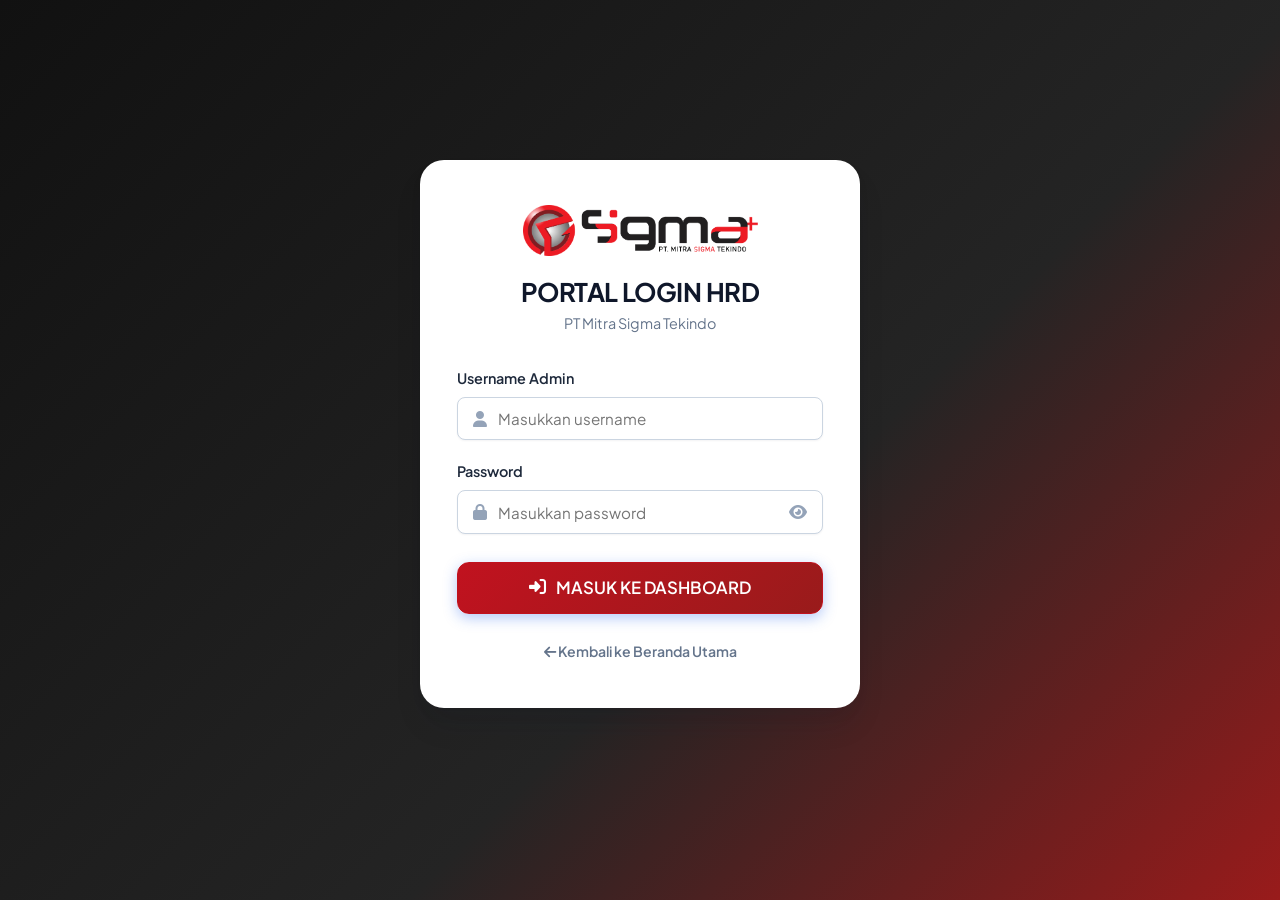
<file: hrsdm.html>
<!DOCTYPE html>
<html lang="id">
<head>
    <meta charset="UTF-8">
    <meta name="viewport" content="width=device-width, initial-scale=1.0">
    <title>HRSDM Center - PT Mitra Sigma Tekindo</title>
    <link href="https://fonts.googleapis.com/css2?family=Plus+Jakarta+Sans:wght@300;400;500;600;700;800&family=Inter:wght@300;400;500;600;700&display=swap" rel="stylesheet">
    <link rel="stylesheet" href="https://cdnjs.cloudflare.com/ajax/libs/font-awesome/6.4.0/css/all.min.css">
    <link rel="stylesheet" href="css/style.css">
</head>
<body style="background: var(--bg-body);">

    <!-- Dashboard Header Navigation (Sama persis seperti Dashboard Admin) -->
    <header class="dashboard-header">
        <div class="container-wide header-container" style="padding-top: 0.85rem; padding-bottom: 0.85rem;">
            <a href="hrsdm.html" class="brand-logo">
                <img src="assets/logo-mitra-sigma-tekindo.png" class="brand-image" alt="Logo PT Mitra Sigma Tekindo">
                <div class="brand-text">
                    <p>HRSDM Center &bull; Operasional SDM</p>
                </div>
            </a>
            <div class="nav-links">
                <a href="dashboard.html" class="nav-link-btn"><i class="fas fa-file-signature"></i> Dashboard Resign</a>
                <button onclick="refreshHRSDM()" class="btn btn-sm btn-secondary" style="background: rgba(255, 255, 255, 0.15); border-color: rgba(255, 255, 255, 0.25); color: #ffffff;" title="Refresh Data">
                    <i class="fas fa-sync-alt"></i> Refresh
                </button>
                <button onclick="exportHRSDMToCSV()" class="btn btn-sm btn-success" style="background: #10b981; border-color: #059669; color: #ffffff;" title="Ekspor ke Excel / CSV">
                    <i class="fas fa-file-excel"></i> Ekspor CSV
                </button>
                <div style="display: flex; align-items: center; gap: 0.75rem; background: rgba(255, 255, 255, 0.1); padding: 0.4rem 1rem; border-radius: var(--radius-full); font-size: 0.88rem; backdrop-filter: blur(10px);">
                    <i class="fas fa-user-circle" style="font-size: 1.1rem; color: var(--primary-100);"></i>
                    <span>Admin HRD</span>
                </div>
                <button onclick="logout()" class="btn btn-sm btn-secondary" style="background: rgba(225, 29, 72, 0.15); border-color: rgba(225, 29, 72, 0.3); color: #ffffff;">
                    <i class="fas fa-sign-out-alt"></i> Logout
                </button>
            </div>
        </div>
    </header>

    <main class="container-wide" style="padding-top: 2.25rem; padding-bottom: 4rem;">
        
        <!-- ==================== STATS ROW (6 KPI CARDS) ==================== -->
        <div class="stats-grid-row" id="hrsdm-kpis">
            <!-- Populated dynamically via js/hrsdm.js -->
        </div>

        <!-- ==================== MODUL TABS NAVIGATION ==================== -->
        <div class="hrsdm-tabs-card" id="module-nav">
            <button data-module="candidates" class="hrsdm-tab-btn active"><i class="fas fa-user-clock"></i> Pipeline Kandidat</button>
            <button data-module="employees" class="hrsdm-tab-btn"><i class="fas fa-id-card"></i> Database Karyawan</button>
            <button data-module="contracts" class="hrsdm-tab-btn"><i class="fas fa-file-contract"></i> Kontrak Kerja</button>
            <button data-module="onboarding" class="hrsdm-tab-btn"><i class="fas fa-rocket"></i> Onboarding & APD</button>
            <button data-module="warnings" class="hrsdm-tab-btn"><i class="fas fa-triangle-exclamation"></i> Surat Peringatan</button>
            <button data-module="workforce" class="hrsdm-tab-btn"><i class="fas fa-people-group"></i> Kebutuhan Karyawan</button>
        </div>

        <!-- ==================== FILTER BAR CARD ==================== -->
        <div class="filter-bar-card">
            <div style="display: flex; justify-content: space-between; align-items: center; margin-bottom: 1.25rem; flex-wrap: wrap; gap: 1rem;">
                <div>
                    <h2 id="module-title" style="margin: 0 0 0.25rem; font-size: 1.25rem; color: var(--gray-900);">Pipeline Kandidat</h2>
                    <p id="module-description" style="margin: 0; color: var(--gray-500); font-size: 0.88rem;">Pantau kandidat dari proses seleksi sampai penempatan kerja.</p>
                </div>
                <button class="btn btn-primary" onclick="openCreateModal(currentModule)">
                    <i class="fas fa-plus"></i> <span id="btn-add-label">Tambah Data</span>
                </button>
            </div>

            <!-- Quick Stage Badges (Khusus Modul Kandidat / Status) -->
            <div id="module-summary" class="module-summary" style="padding: 0 0 1rem; border-bottom: 1px solid var(--gray-100); margin-bottom: 1rem;"></div>

            <div class="filter-grid-layout">
                <div class="form-group">
                    <label class="form-label" for="module-search">Pencarian Data</label>
                    <input type="text" id="module-search" class="form-control" placeholder="Cari NIK, Nama, atau kata kunci..." oninput="filterModuleData()">
                </div>

                <div class="form-group" id="container-filter-status">
                    <label class="form-label" for="module-filter-status" id="label-filter-status">Status / Tahap</label>
                    <select id="module-filter-status" class="form-select" onchange="filterModuleData()">
                        <option value="">Semua Status</option>
                    </select>
                </div>

                <div class="form-group" id="container-filter-dept">
                    <label class="form-label" for="module-filter-dept">Departemen</label>
                    <select id="module-filter-dept" class="form-select" onchange="filterModuleData()">
                        <option value="">Semua Departemen</option>
                    </select>
                </div>

                <div style="display: flex; gap: 0.5rem; align-items: flex-end;">
                    <button onclick="resetModuleFilters()" class="btn btn-secondary" style="flex: 1;">
                        <i class="fas fa-undo"></i> Reset Filter
                    </button>
                </div>
            </div>
        </div>

        <!-- ==================== DATA TABLE CARD ==================== -->
        <div class="table-card-wrapper">
            <div class="table-responsive">
                <table class="modern-table">
                    <thead id="module-head">
                        <!-- Populated dynamically -->
                    </thead>
                    <tbody id="module-body">
                        <!-- Populated dynamically -->
                    </tbody>
                </table>
            </div>

            <!-- Pagination Controls -->
            <div class="pagination-container">
                <div id="module-pagination-info" style="font-size: 0.88rem; color: var(--gray-600);">
                    Menampilkan data operasional SDM
                </div>
                <div id="module-pagination" class="pagination-btns">
                    <!-- Pagination buttons -->
                </div>
            </div>
        </div>

    </main>

    <!-- ==================== MODAL TAMBAH DATA HRSDM ==================== -->
    <div id="hrsdm-modal" class="modal">
        <div class="modal-card" style="max-width: 760px; max-height: 85vh; display: flex; flex-direction: column;">
            <div class="modal-card-header">
                <h3 id="modal-title" style="margin: 0; font-size: 1.15rem;"><i class="fas fa-plus-circle text-primary"></i> Tambah Data</h3>
                <button onclick="closeHRModal()" style="background: none; border: none; font-size: 1.25rem; color: var(--gray-400); cursor: pointer;">&times;</button>
            </div>
            <form id="hrsdm-form" style="display: flex; flex-direction: column; overflow: hidden; flex: 1;">
                <div id="modal-fields" class="hrsdm-form-grid" style="overflow-y: auto; flex: 1; padding: 1.5rem;"></div>
                <div class="modal-card-footer">
                    <button type="button" onclick="closeHRModal()" class="btn btn-secondary">Batal</button>
                    <button class="btn btn-primary" type="submit"><i class="fas fa-save"></i> Simpan Data</button>
                </div>
            </form>
        </div>
    </div>

    <!-- ==================== MODAL EDIT DATA HRSDM ==================== -->
    <div id="hrsdm-edit-modal" class="modal">
        <div class="modal-card" style="max-width: 760px; max-height: 85vh; display: flex; flex-direction: column;">
            <div class="modal-card-header">
                <h3 id="edit-modal-title" style="margin: 0; font-size: 1.15rem;"><i class="fas fa-edit text-primary"></i> Update Data</h3>
                <button onclick="closeHREditModal()" style="background: none; border: none; font-size: 1.25rem; color: var(--gray-400); cursor: pointer;">&times;</button>
            </div>
            <form id="hrsdm-edit-form" style="display: flex; flex-direction: column; overflow: hidden; flex: 1;">
                <input type="hidden" id="edit-record-id">
                <div id="edit-modal-fields" class="hrsdm-form-grid" style="overflow-y: auto; flex: 1; padding: 1.5rem;"></div>
                <div class="modal-card-footer">
                    <button type="button" onclick="closeHREditModal()" class="btn btn-secondary">Batal</button>
                    <button class="btn btn-primary" type="submit"><i class="fas fa-save"></i> Simpan Perubahan</button>
                </div>
            </form>
        </div>
    </div>

    <!-- ==================== MODAL DETAIL DATA HRSDM ==================== -->
    <div id="hrsdm-detail-modal" class="modal">
        <div class="modal-card" style="max-width: 680px; max-height: 85vh; display: flex; flex-direction: column;">
            <div class="modal-card-header">
                <h3 id="detail-modal-title" style="margin: 0; font-size: 1.15rem;"><i class="fas fa-file-alt text-primary"></i> Detail Informasi</h3>
                <button onclick="closeHRDetailModal()" style="background: none; border: none; font-size: 1.25rem; color: var(--gray-400); cursor: pointer;">&times;</button>
            </div>
            <div class="modal-card-body" id="detail-modal-content" style="overflow-y: auto; padding: 1.5rem;">
                <!-- Content injected dynamically -->
            </div>
            <div class="modal-card-footer">
                <button onclick="closeHRDetailModal()" class="btn btn-secondary">Tutup</button>
            </div>
        </div>
    </div>

    <!-- ==================== MODAL KONFIRMASI HAPUS ==================== -->
    <div id="hrsdm-delete-modal" class="modal">
        <div class="modal-card" style="max-width: 440px;">
            <div class="modal-card-header">
                <h3 style="margin: 0; font-size: 1.15rem; color: var(--danger-600);"><i class="fas fa-trash-alt"></i> Hapus Data</h3>
                <button onclick="closeHRDeleteModal()" style="background: none; border: none; font-size: 1.25rem; color: var(--gray-400); cursor: pointer;">&times;</button>
            </div>
            <div class="modal-card-body" style="padding: 1.5rem;">
                <p id="delete-prompt-text" style="color: var(--gray-800); font-size: 0.95rem; margin: 0;">Apakah Anda yakin ingin menghapus data ini? Tindakan ini tidak dapat dibatalkan.</p>
                <input type="hidden" id="delete-record-id">
            </div>
            <div class="modal-card-footer">
                <button onclick="closeHRDeleteModal()" class="btn btn-secondary">Batal</button>
                <button onclick="confirmDeleteHRRecord()" class="btn btn-danger"><i class="fas fa-trash"></i> Hapus</button>
            </div>
        </div>
    </div>

    <footer>
        <div class="container-wide footer-flex">
            <p>&copy; 2026 PT Mitra Sigma Tekindo &mdash; HRSDM Center</p>
        </div>
    </footer>

    <script src="js/config.js"></script>
    <script src="js/app.js"></script>
    <script src="js/auth.js"></script>
    <script src="js/hrsdm.js"></script>
</body>
</html>
</file>
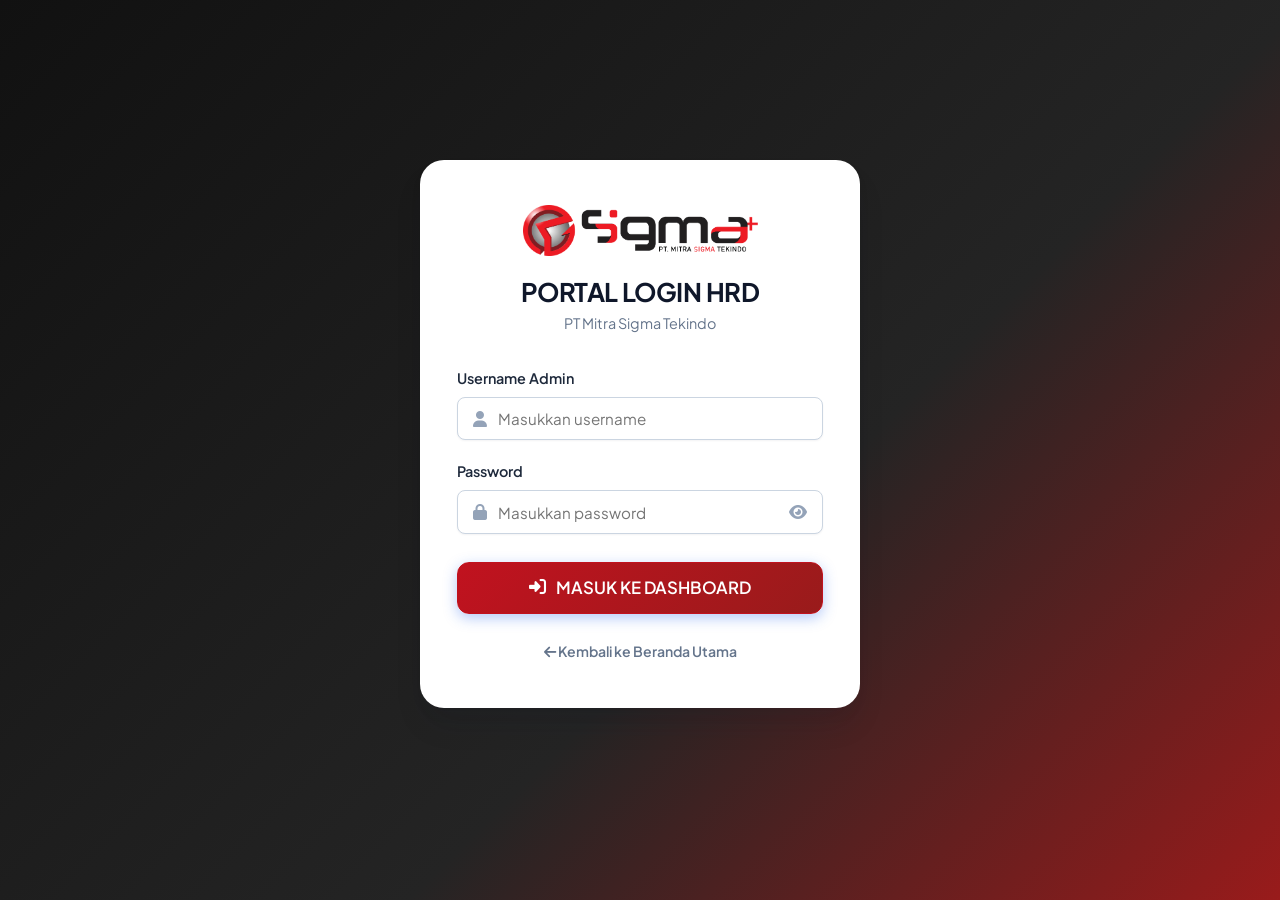
<file: login.html>
<!DOCTYPE html>
<html lang="id">
<head>
    <meta charset="UTF-8">
    <meta name="viewport" content="width=device-width, initial-scale=1.0">
    <title>Login HRD Admin - PT Mitra Sigma Tekindo</title>
    <link href="https://fonts.googleapis.com/css2?family=Plus+Jakarta+Sans:wght@300;400;500;600;700;800&family=Inter:wght@300;400;500;600;700&display=swap" rel="stylesheet">
    <link rel="stylesheet" href="https://cdnjs.cloudflare.com/ajax/libs/font-awesome/6.4.0/css/all.min.css">
    <link rel="stylesheet" href="css/style.css">
</head>
<body style="background: linear-gradient(135deg, var(--primary-900) 0%, #242424 60%, var(--primary-700) 100%); display: flex; align-items: center; justify-content: center; min-height: 100vh; padding: 1.5rem;">

    <div class="card" style="width: 100%; max-width: 440px; padding: 2.75rem 2.25rem; border-radius: var(--radius-xl); box-shadow: var(--shadow-xl); border: 1px solid rgba(255, 255, 255, 0.1);">
        
        <div style="text-align: center; margin-bottom: 2rem;">
            <img src="assets/logo-mitra-sigma-tekindo-light.png" alt="Logo PT Mitra Sigma Tekindo" style="display: block; width: 235px; max-width: 100%; height: auto; margin: 0 auto 1.25rem;">
            <h2 style="font-size: 1.6rem; color: var(--gray-900); margin-bottom: 0.25rem;">PORTAL LOGIN HRD</h2>
            <p style="color: var(--gray-500); font-size: 0.9rem; margin: 0;">PT Mitra Sigma Tekindo</p>
        </div>

        <!-- Login Error Container -->
        <div id="login-error" style="display: none; background: var(--danger-50); border: 1px solid var(--danger-100); border-radius: var(--radius-sm); padding: 0.85rem 1rem; color: var(--danger-700); font-size: 0.88rem; margin-bottom: 1.5rem;">
            <i class="fas fa-exclamation-circle"></i> Username atau password salah.
        </div>

        <form id="login-form">
            <div class="form-group" style="margin-bottom: 1.25rem;">
                <label class="form-label" for="username">Username Admin</label>
                <div style="position: relative;">
                    <input type="text" id="username" class="form-control" placeholder="Masukkan username" required style="padding-left: 2.5rem;">
                    <i class="fas fa-user" style="position: absolute; left: 1rem; top: 50%; transform: translateY(-50%); color: var(--gray-400);"></i>
                </div>
            </div>

            <div class="form-group" style="margin-bottom: 1.75rem;">
                <label class="form-label" for="password">Password</label>
                <div style="position: relative;">
                    <input type="password" id="password" class="form-control" placeholder="Masukkan password" required style="padding-left: 2.5rem; padding-right: 2.5rem;">
                    <i class="fas fa-lock" style="position: absolute; left: 1rem; top: 50%; transform: translateY(-50%); color: var(--gray-400);"></i>
                    <i id="toggle-password-icon" class="fas fa-eye" style="position: absolute; right: 1rem; top: 50%; transform: translateY(-50%); color: var(--gray-400); cursor: pointer;"></i>
                </div>
            </div>

            <button type="submit" class="btn btn-primary btn-lg" style="width: 100%; margin-bottom: 1.5rem;">
                <i class="fas fa-sign-in-alt"></i> MASUK KE DASHBOARD
            </button>
        </form>

        <div style="text-align: center;">
            <a href="index.html" class="text-muted" style="font-size: 0.88rem; font-weight: 600;">
                <i class="fas fa-arrow-left"></i> Kembali ke Beranda Utama
            </a>
        </div>

    </div>

    <script src="js/config.js"></script>
    <script src="js/app.js"></script>
    <script src="js/auth.js"></script>
</body>
</html>
</file>
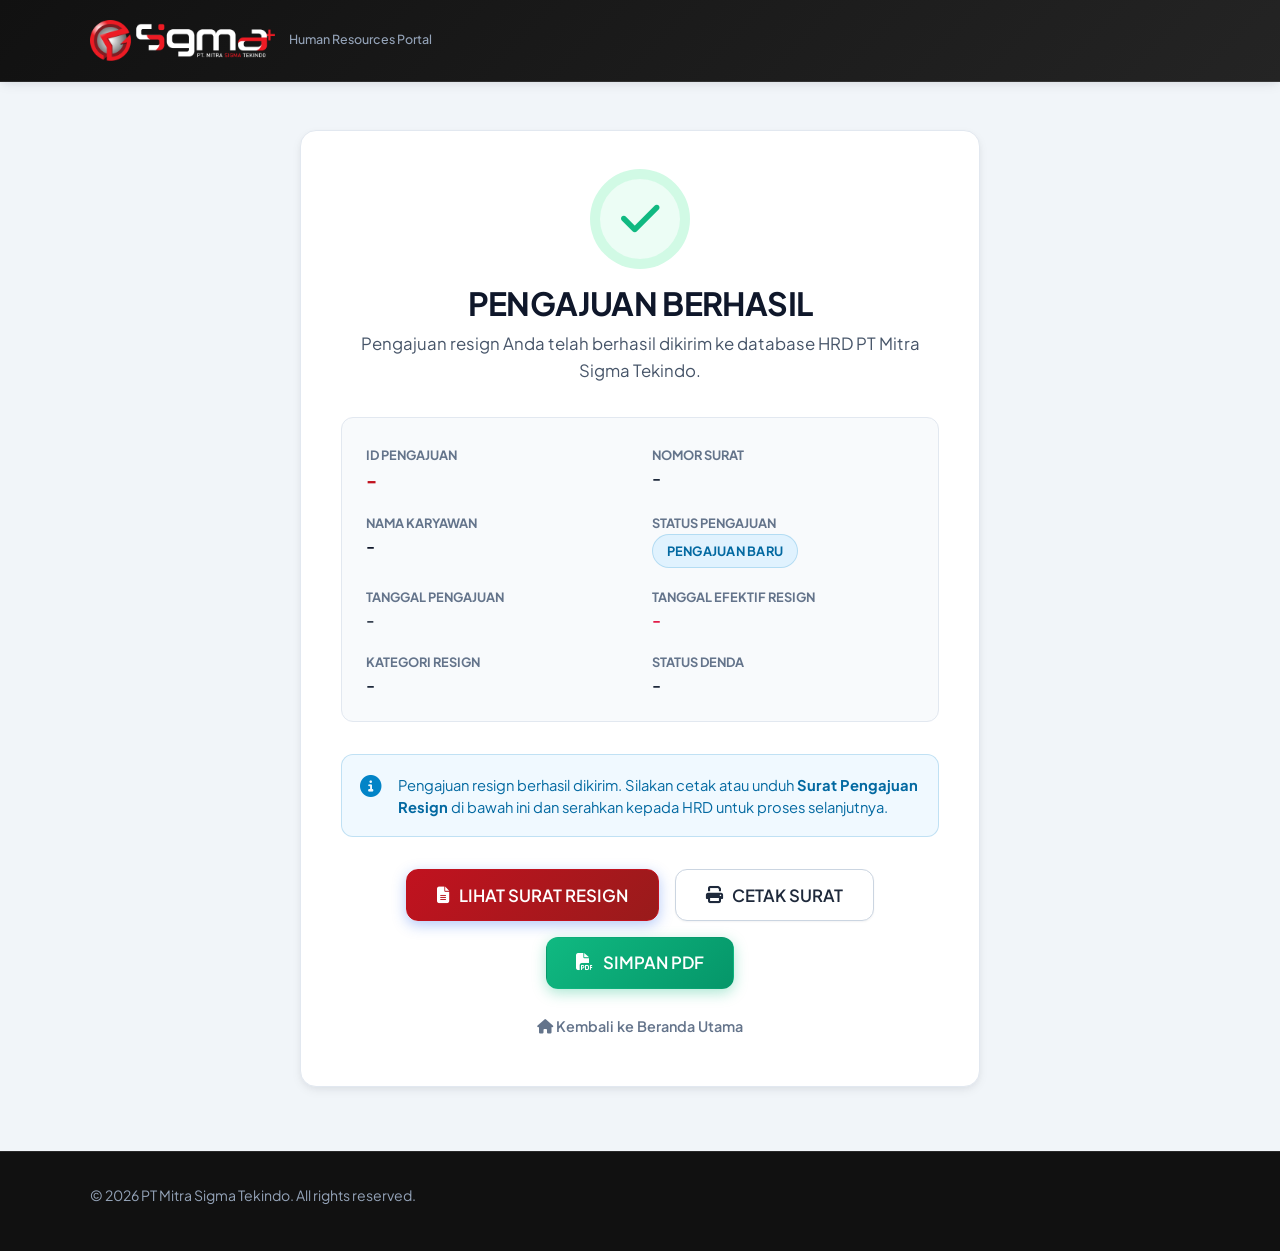
<file: success.html>
<!DOCTYPE html>
<html lang="id">
<head>
    <meta charset="UTF-8">
    <meta name="viewport" content="width=device-width, initial-scale=1.0">
    <title>Pengajuan Berhasil - PT Mitra Sigma Tekindo</title>
    <link href="https://fonts.googleapis.com/css2?family=Plus+Jakarta+Sans:wght@300;400;500;600;700;800&family=Inter:wght@300;400;500;600;700&display=swap" rel="stylesheet">
    <link rel="stylesheet" href="https://cdnjs.cloudflare.com/ajax/libs/font-awesome/6.4.0/css/all.min.css">
    <link rel="stylesheet" href="css/style.css">
    <script src="js/html2pdf.bundle.min.js"></script>
</head>
<body style="background: var(--gray-100);">

    <header class="main-header">
        <div class="container header-container">
            <a href="index.html" class="brand-logo">
                <img src="assets/logo-mitra-sigma-tekindo.png" class="brand-image" alt="Logo PT Mitra Sigma Tekindo">
                <div class="brand-text">
                    <p>Human Resources Portal</p>
                </div>
            </a>
        </div>
    </header>

    <main class="container" style="padding-top: 3rem; padding-bottom: 4rem;">
        
        <div class="card text-center" style="max-width: 680px; margin: 0 auto; padding: 3rem 2.5rem;">
            
            <!-- Success Icon Badge -->
            <div style="width: 80px; height: 80px; background: var(--success-50); color: var(--success-600); border-radius: 50%; display: flex; align-items: center; justify-content: center; font-size: 2.75rem; margin: 0 auto 1.5rem; box-shadow: 0 0 0 10px var(--success-100);">
                <i class="fas fa-check"></i>
            </div>

            <h2 style="font-size: 2rem; color: var(--gray-900); margin-bottom: 0.5rem;">PENGAJUAN BERHASIL</h2>
            <p style="color: var(--gray-600); font-size: 1.05rem; margin-bottom: 2rem;">
                Pengajuan resign Anda telah berhasil dikirim ke database HRD PT Mitra Sigma Tekindo.
            </p>

            <!-- Ringkasan Data Card -->
            <div style="background: var(--gray-50); border: 1px solid var(--gray-200); border-radius: var(--radius-md); padding: 1.5rem; text-align: left; margin-bottom: 2rem;">
                <div style="display: grid; grid-template-columns: 1fr 1fr; gap: 1rem 1.5rem; font-size: 0.95rem;">
                    <div>
                        <span style="color: var(--gray-500); font-size: 0.8rem; text-transform: uppercase; font-weight: 700;">ID Pengajuan</span>
                        <div id="detail_id_pengajuan" style="font-weight: 800; color: var(--primary-600); font-size: 1.1rem;">-</div>
                    </div>
                    <div>
                        <span style="color: var(--gray-500); font-size: 0.8rem; text-transform: uppercase; font-weight: 700;">Nomor Surat</span>
                        <div id="detail_nomor_surat" style="font-weight: 700; color: var(--gray-800);">-</div>
                    </div>
                    <div>
                        <span style="color: var(--gray-500); font-size: 0.8rem; text-transform: uppercase; font-weight: 700;">Nama Karyawan</span>
                        <div id="detail_nama" style="font-weight: 700; color: var(--gray-900);">-</div>
                    </div>
                    <div>
                        <span style="color: var(--gray-500); font-size: 0.8rem; text-transform: uppercase; font-weight: 700;">Status Pengajuan</span>
                        <div><span id="detail_status" class="badge badge-baru">PENGAJUAN BARU</span></div>
                    </div>
                    <div>
                        <span style="color: var(--gray-500); font-size: 0.8rem; text-transform: uppercase; font-weight: 700;">Tanggal Pengajuan</span>
                        <div id="detail_tanggal_pengajuan" style="font-weight: 600; color: var(--gray-800);">-</div>
                    </div>
                    <div>
                        <span style="color: var(--gray-500); font-size: 0.8rem; text-transform: uppercase; font-weight: 700;">Tanggal Efektif Resign</span>
                        <div id="detail_tanggal_efektif" style="font-weight: 700; color: var(--danger-600);">-</div>
                    </div>
                    <div>
                        <span style="color: var(--gray-500); font-size: 0.8rem; text-transform: uppercase; font-weight: 700;">Kategori Resign</span>
                        <div id="detail_kategori" style="font-weight: 700; color: var(--gray-800);">-</div>
                    </div>
                    <div>
                        <span style="color: var(--gray-500); font-size: 0.8rem; text-transform: uppercase; font-weight: 700;">Status Denda</span>
                        <div id="detail_denda" style="font-weight: 700; color: var(--gray-800);">-</div>
                    </div>
                </div>
            </div>

            <!-- Callout Alert -->
            <div style="background: var(--info-50); border: 1px solid rgba(2, 132, 199, 0.2); border-radius: var(--radius-md); padding: 1.15rem; text-align: left; margin-bottom: 2rem; display: flex; gap: 1rem; align-items: flex-start;">
                <i class="fas fa-info-circle" style="color: var(--info-600); font-size: 1.35rem; margin-top: 2px;"></i>
                <p style="margin: 0; color: var(--info-700); font-size: 0.92rem; line-height: 1.5;">
                    Pengajuan resign berhasil dikirim. Silakan cetak atau unduh <strong>Surat Pengajuan Resign</strong> di bawah ini dan serahkan kepada HRD untuk proses selanjutnya.
                </p>
            </div>

            <!-- Action Buttons -->
            <div style="display: flex; gap: 1rem; justify-content: center; flex-wrap: wrap; margin-bottom: 1.5rem;">
                <button onclick="window.location.href='surat.html'" class="btn btn-primary btn-lg">
                    <i class="fas fa-file-alt"></i> LIHAT SURAT RESIGN
                </button>
                <button onclick="window.location.href='surat.html?print=1'" class="btn btn-secondary btn-lg">
                    <i class="fas fa-print"></i> CETAK SURAT
                </button>
                <button onclick="window.location.href='surat.html?download=1'" class="btn btn-success btn-lg">
                    <i class="fas fa-file-pdf"></i> SIMPAN PDF
                </button>
            </div>

            <div>
                <a href="index.html" class="text-muted" style="font-size: 0.9rem; font-weight: 600;">
                    <i class="fas fa-home"></i> Kembali ke Beranda Utama
                </a>
            </div>

        </div>

    </main>

    <footer>
        <div class="container footer-flex">
            <p>&copy; 2026 PT Mitra Sigma Tekindo. All rights reserved.</p>
        </div>
    </footer>

    <script src="js/config.js"></script>
    <script src="js/app.js"></script>
    <script src="js/surat.js"></script>
</body>
</html>
</file>
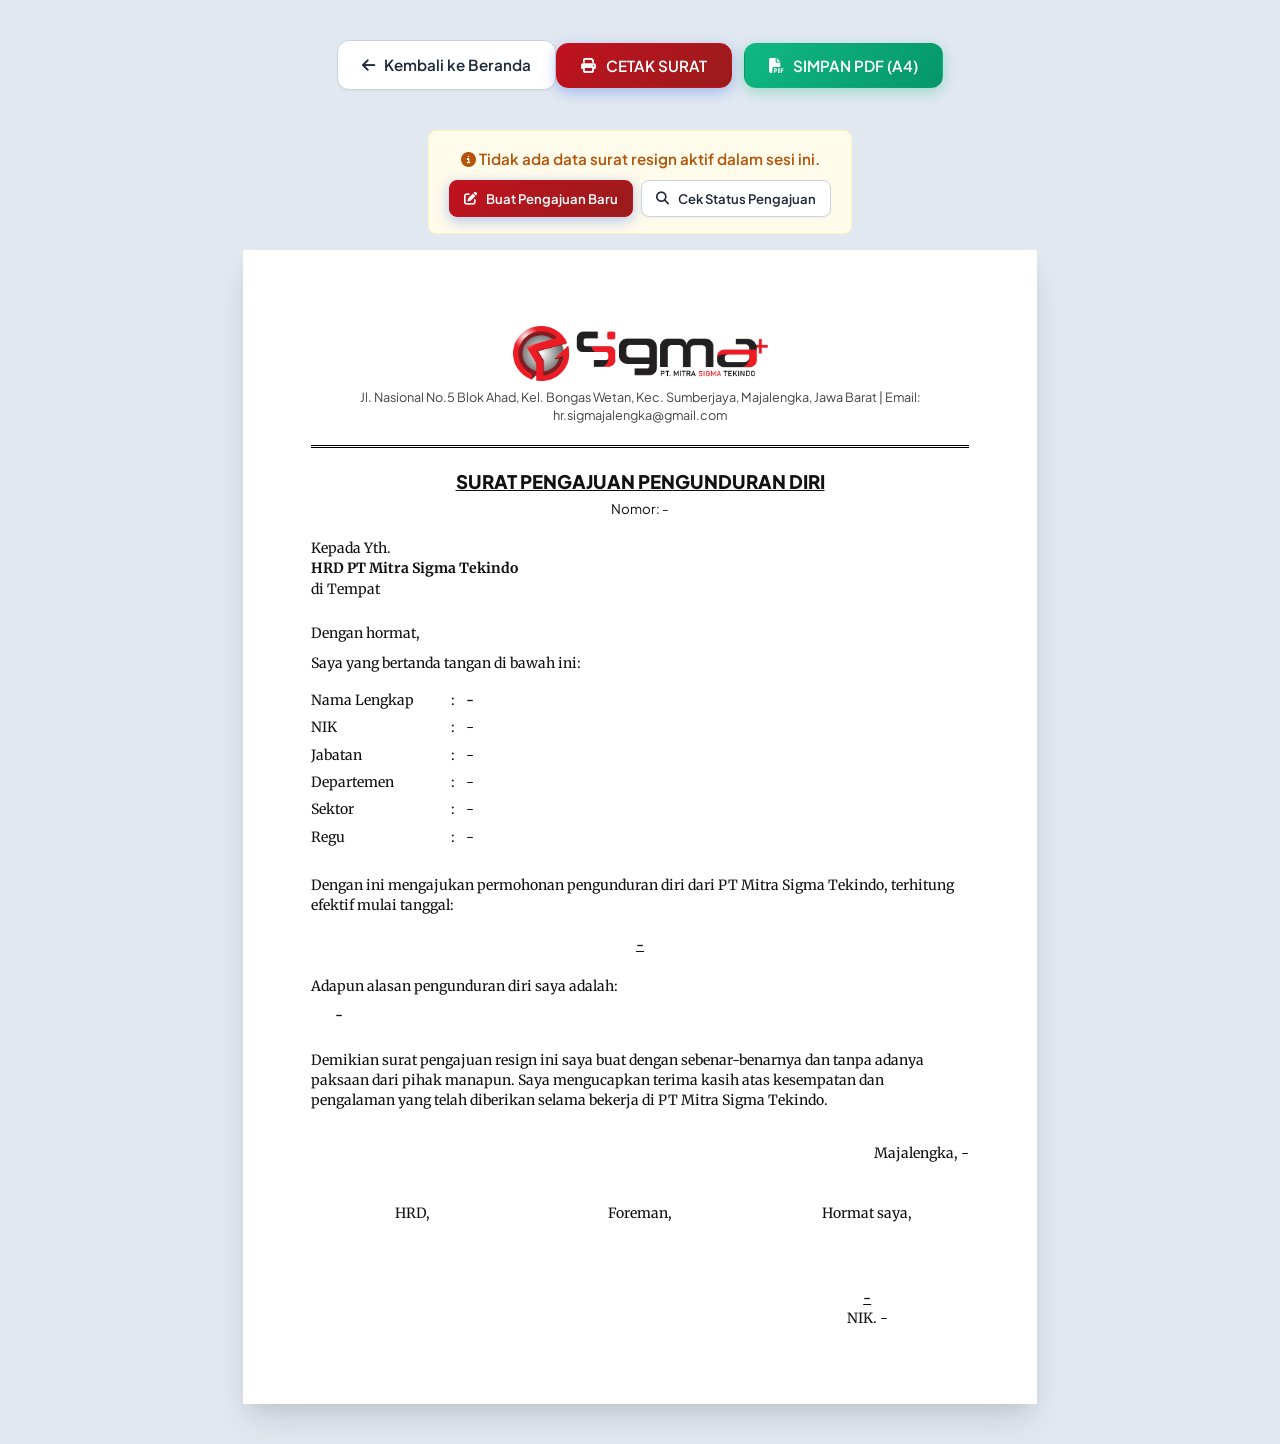
<file: surat.html>
<!DOCTYPE html>
<html lang="id">
<head>
    <meta charset="UTF-8">
    <meta name="viewport" content="width=device-width, initial-scale=1.0">
    <title>Surat Pengajuan Resign Resmi - PT Mitra Sigma Tekindo</title>
    <link href="https://fonts.googleapis.com/css2?family=Plus+Jakarta+Sans:wght@300;400;500;600;700;800&family=Merriweather:ital,wght@0,400;0,700;1,400&display=swap" rel="stylesheet">
    <link rel="stylesheet" href="https://cdnjs.cloudflare.com/ajax/libs/font-awesome/6.4.0/css/all.min.css">
    <link rel="stylesheet" href="css/style.css">
    <script src="js/html2pdf.bundle.min.js"></script>
</head>
<body class="letter-page-bg">

    <!-- Top Action Toolbar -->
    <div class="letter-toolbar">
        <a href="index.html" class="btn btn-secondary">
            <i class="fas fa-arrow-left"></i> Kembali ke Beranda
        </a>
        <div style="display: flex; gap: 0.75rem;">
            <button onclick="printLetter()" class="btn btn-primary">
                <i class="fas fa-print"></i> CETAK SURAT
            </button>
            <button onclick="downloadPDF()" class="btn btn-success">
                <i class="fas fa-file-pdf"></i> SIMPAN PDF (A4)
            </button>
        </div>
    </div>

    <!-- Official A4 Document Paper -->
    <div class="letter-paper" id="surat-container">
        
        <!-- Company Header -->
        <div class="letter-company-header">
            <img src="assets/logo-mitra-sigma-tekindo-light.png" class="letter-company-logo" alt="Logo PT Mitra Sigma Tekindo">
            <p>Jl. Nasional No.5 Blok Ahad, Kel. Bongas Wetan, Kec. Sumberjaya, Majalengka, Jawa Barat | Email: hr.sigmajalengka@gmail.com</p>
        </div>
        
        <div class="letter-doc-title">SURAT PENGAJUAN PENGUNDURAN DIRI</div>
        <div class="letter-doc-no">Nomor: <span id="surat-nomor">-</span></div>

        <p style="margin-bottom: 1.5rem;">
            Kepada Yth.<br>
            <strong>HRD PT Mitra Sigma Tekindo</strong><br>
            di Tempat
        </p>

        <p>Dengan hormat,</p>
        <p>Saya yang bertanda tangan di bawah ini:</p>

        <table class="letter-table-details">
            <tr>
                <td>Nama Lengkap</td>
                <td>:</td>
                <td><strong id="surat-nama">-</strong></td>
            </tr>
            <tr>
                <td>NIK</td>
                <td>:</td>
                <td id="surat-nik">-</td>
            </tr>
            <tr>
                <td>Jabatan</td>
                <td>:</td>
                <td id="surat-jabatan">-</td>
            </tr>
            <tr>
                <td>Departemen</td>
                <td>:</td>
                <td id="surat-departemen">-</td>
            </tr>
            <tr>
                <td>Sektor</td>
                <td>:</td>
                <td id="surat-sektor">-</td>
            </tr>
            <tr>
                <td>Regu</td>
                <td>:</td>
                <td id="surat-regu">-</td>
            </tr>
        </table>

        <p style="margin-top: 1.5rem;">
            Dengan ini mengajukan permohonan pengunduran diri dari PT Mitra Sigma Tekindo, terhitung efektif mulai tanggal:
        </p>

        <p style="text-align: center; margin: 1.25rem 0;">
            <strong style="text-decoration: underline;" id="surat-tanggal-efektif">-</strong>
        </p>

        <p>Adapun alasan pengunduran diri saya adalah:</p>

        <p style="padding-left: 1.5rem;">
            <strong id="surat-alasan">-</strong>
        </p>

        <p style="margin-top: 1.5rem;">
            Demikian surat pengajuan resign ini saya buat dengan sebenar-benarnya dan tanpa adanya paksaan dari pihak manapun. 
            Saya mengucapkan terima kasih atas kesempatan dan pengalaman yang telah diberikan selama bekerja di PT Mitra Sigma Tekindo.
        </p>

        <!-- Signature Area -->
        <p style="text-align: right; margin-top: 2rem;">
            Majalengka, <span id="surat-tanggal-pengajuan">-</span>
        </p>
        <div class="letter-signature-container">
            <div class="letter-signature-block">
                <p>HRD,</p>
                <div class="letter-signature-space"></div>
                <div class="letter-signature-placeholder"></div>
            </div>

            <div class="letter-signature-block">
                <p>Foreman,</p>
                <div class="letter-signature-space"></div>
                <div class="letter-signature-placeholder"></div>
            </div>

            <div class="letter-signature-block">
                <p>Hormat saya,</p>
                <div class="letter-signature-space"></div>
                <div class="letter-signature-name" id="surat-ttd-nama">-</div>
                <div>NIK. <span id="surat-ttd-nik">-</span></div>
            </div>
        </div>        
        <div style="clear: both;"></div>
    </div>

    <script src="js/config.js"></script>
    <script src="js/app.js"></script>
    <script src="js/surat.js"></script>
</body>
</html>
</file>
<file: css/style.css>
@import url('https://fonts.googleapis.com/css2?family=Plus+Jakarta+Sans:wght@300;400;500;600;700;800&family=Inter:wght@300;400;500;600;700&family=Merriweather:ital,wght@0,400;0,700;1,400&display=swap');

/* ==========================================================================
   1. CSS VARIABLES & SYSTEM DESIGN TOKENS
   ========================================================================== */
:root {
    /* Brand Colors - Corporate Red & Black Palette */
    --primary-900: #111111;
    --primary-800: #242424;
    --primary-700: #991b1b;
    --primary-600: #c1121f;
    --primary-500: #dc2626;
    --primary-400: #ef4444;
    --primary-100: #fee2e2;
    --primary-50:  #fef2f2;

    /* Secondary Accent Colors */
    --accent-600:  #7f1d1d;
    --accent-500:  #b91c1c;
    --accent-50:   #fff1f2;

    /* Status & Feedback Colors */
    --success-700: #047857;
    --success-600: #10b981;
    --success-100: #d1fae5;
    --success-50:  #ecfdf5;

    --warning-700: #b45309;
    --warning-600: #f59e0b;
    --warning-100: #fef3c7;
    --warning-50:  #fffbeb;

    --danger-700:  #be123c;
    --danger-600:  #e11d48;
    --danger-100:  #ffe4e6;
    --danger-50:   #fff1f2;

    --info-700:    #0369a1;
    --info-600:    #0284c7;
    --info-100:    #e0f2fe;
    --info-50:     #f0f9ff;

    /* Neutrals & Grayscale */
    --gray-900: #0f172a;
    --gray-800: #1e293b;
    --gray-700: #334155;
    --gray-600: #475569;
    --gray-500: #64748b;
    --gray-400: #94a3b8;
    --gray-300: #cbd5e1;
    --gray-200: #e2e8f0;
    --gray-100: #f1f5f9;
    --gray-50:  #f8fafc;

    /* Base Layout */
    --bg-body:      #f8fafc;
    --bg-card:      #ffffff;
    --text-main:    var(--gray-800);
    --text-muted:   var(--gray-500);
    --border-color: var(--gray-200);

    /* Typography */
    --font-sans:    'Plus Jakarta Sans', 'Inter', -apple-system, BlinkMacSystemFont, sans-serif;
    --font-heading: 'Plus Jakarta Sans', sans-serif;
    --font-serif:   'Merriweather', Georgia, serif;

    /* Border Radius */
    --radius-xs: 4px;
    --radius-sm: 8px;
    --radius-md: 12px;
    --radius-lg: 16px;
    --radius-xl: 24px;
    --radius-full: 9999px;

    /* Elevation Shadows */
    --shadow-xs: 0 1px 2px 0 rgba(15, 23, 42, 0.05);
    --shadow-sm: 0 2px 4px 0 rgba(15, 23, 42, 0.05);
    --shadow-md: 0 4px 12px -2px rgba(15, 23, 42, 0.08), 0 2px 6px -1px rgba(15, 23, 42, 0.04);
    --shadow-lg: 0 12px 24px -4px rgba(15, 23, 42, 0.1), 0 4px 12px -2px rgba(15, 23, 42, 0.05);
    --shadow-xl: 0 20px 32px -6px rgba(15, 23, 42, 0.12), 0 8px 16px -4px rgba(15, 23, 42, 0.06);

    /* Transitions */
    --transition-fast: 150ms cubic-bezier(0.4, 0, 0.2, 1);
    --transition-base: 250ms cubic-bezier(0.4, 0, 0.2, 1);
}

/* ==========================================================================
   2. GLOBAL RESET & BASE STYLES
   ========================================================================== */
*, *::before, *::after {
    box-sizing: border-box;
    margin: 0;
    padding: 0;
}

html {
    font-size: 16px;
    scroll-behavior: smooth;
    -webkit-tap-highlight-color: transparent;
}

body {
    font-family: var(--font-sans);
    background-color: var(--bg-body);
    color: var(--text-main);
    line-height: 1.6;
    min-height: 100vh;
    display: flex;
    flex-direction: column;
    -webkit-font-smoothing: antialiased;
    -moz-osx-font-smoothing: grayscale;
}

main {
    flex: 1;
}

/* Typography Headings */
h1, h2, h3, h4, h5, h6 {
    font-family: var(--font-heading);
    font-weight: 700;
    color: var(--gray-900);
    line-height: 1.25;
    letter-spacing: -0.02em;
}

h1 { font-size: 2.25rem; }
h2 { font-size: 1.75rem; }
h3 { font-size: 1.35rem; }
h4 { font-size: 1.15rem; }
h5 { font-size: 1rem; }

p { margin-bottom: 0.75rem; }

a {
    color: var(--primary-600);
    text-decoration: none;
    transition: color var(--transition-fast);
}

a:hover {
    color: var(--primary-800);
}

.text-muted { color: var(--text-muted) !important; }
.text-center { text-align: center !important; }
.text-right { text-align: right !important; }
.fw-bold { font-weight: 700 !important; }
.fw-semibold { font-weight: 600 !important; }

/* ==========================================================================
   3. HEADER & NAVIGATION BAR
   ========================================================================== */
.main-header, .page-header, .dashboard-header {
    background: linear-gradient(135deg, var(--primary-900) 0%, var(--primary-800) 100%);
    color: #ffffff;
    box-shadow: var(--shadow-md);
    position: relative;
    z-index: 100;
}

.main-header {
    padding: 1.25rem 0;
    border-bottom: 1px solid rgba(255, 255, 255, 0.1);
}

.header-container {
    display: flex;
    align-items: center;
    justify-content: space-between;
}

.brand-logo {
    display: flex;
    align-items: center;
    gap: 0.85rem;
    text-decoration: none !important;
}

.brand-image {
    display: block;
    width: 185px;
    max-width: 42vw;
    height: auto;
}

.logo-badge {
    width: 44px;
    height: 44px;
    background: linear-gradient(135deg, var(--primary-600), var(--accent-600));
    color: #ffffff;
    border-radius: var(--radius-md);
    display: flex;
    align-items: center;
    justify-content: center;
    font-size: 1.25rem;
    box-shadow: 0 4px 10px rgba(37, 99, 235, 0.3);
}

.brand-text h1 {
    color: #ffffff;
    font-size: 1.15rem;
    margin: 0;
    line-height: 1.2;
}

.brand-text p {
    color: var(--gray-400);
    font-size: 0.78rem;
    margin: 0;
    font-weight: 500;
}

.nav-links {
    display: flex;
    align-items: center;
    gap: 1rem;
}

.nav-link-btn {
    color: #ffffff;
    background: rgba(255, 255, 255, 0.1);
    padding: 0.55rem 1.15rem;
    border-radius: var(--radius-full);
    font-size: 0.88rem;
    font-weight: 600;
    backdrop-filter: blur(10px);
    border: 1px solid rgba(255, 255, 255, 0.15);
    transition: all var(--transition-fast);
}

.nav-link-btn:hover {
    background: rgba(255, 255, 255, 0.2);
    color: #ffffff;
    transform: translateY(-1px);
}

/* ==========================================================================
   4. CONTAINER & LAYOUT SYSTEM
   ========================================================================== */
.container {
    width: 100%;
    max-width: 1140px;
    margin: 0 auto;
    padding: 0 1.25rem;
}

.container-wide {
    width: 100%;
    max-width: 1320px;
    margin: 0 auto;
    padding: 0 1.25rem;
}

/* ==========================================================================
   5. HERO SECTION & HERO BANNER
   ========================================================================== */
.hero-section {
    background: linear-gradient(135deg, var(--primary-900) 0%, #242424 60%, var(--primary-700) 100%);
    color: #ffffff;
    padding: 4.5rem 0 5rem;
    position: relative;
    overflow: hidden;
}

.hero-section::before {
    content: '';
    position: absolute;
    top: -50%;
    right: -10%;
    width: 600px;
    height: 600px;
    background: radial-gradient(circle, rgba(37, 99, 235, 0.25) 0%, transparent 70%);
    border-radius: 50%;
    pointer-events: none;
}

.hero-content {
    max-width: 760px;
    margin: 0 auto;
    text-align: center;
    position: relative;
    z-index: 2;
}

.badge-pill-header {
    display: inline-flex;
    align-items: center;
    gap: 0.5rem;
    background: rgba(255, 255, 255, 0.12);
    border: 1px solid rgba(255, 255, 255, 0.2);
    padding: 0.4rem 1rem;
    border-radius: var(--radius-full);
    font-size: 0.82rem;
    font-weight: 600;
    color: var(--primary-100);
    margin-bottom: 1.5rem;
    backdrop-filter: blur(10px);
}

.hero-title {
    color: #ffffff;
    font-size: 2.75rem;
    font-weight: 800;
    margin-bottom: 1rem;
    letter-spacing: -0.03em;
}

.hero-subtitle {
    font-size: 1.1rem;
    color: var(--gray-300);
    line-height: 1.7;
    margin-bottom: 2.25rem;
    font-weight: 400;
}

.hero-cta {
    display: flex;
    justify-content: center;
    gap: 1.25rem;
    flex-wrap: wrap;
}

/* ==========================================================================
   6. BUTTONS SYSTEM
   ========================================================================== */
.btn {
    display: inline-flex;
    align-items: center;
    justify-content: center;
    gap: 0.6rem;
    font-family: var(--font-sans);
    font-weight: 600;
    font-size: 0.95rem;
    padding: 0.75rem 1.5rem;
    border-radius: var(--radius-md);
    border: 1px solid transparent;
    cursor: pointer;
    transition: all var(--transition-base);
    white-space: nowrap;
    user-select: none;
    box-shadow: var(--shadow-xs);
}

.btn:hover {
    transform: translateY(-2px);
    box-shadow: var(--shadow-md);
}

.btn:active {
    transform: translateY(0);
}

.btn-primary {
    background: linear-gradient(135deg, var(--primary-600), #991b1b);
    color: #ffffff;
    border-color: var(--primary-600);
    box-shadow: 0 4px 14px rgba(37, 99, 235, 0.35);
}

.btn-primary:hover {
    background: linear-gradient(135deg, #991b1b, #7f1d1d);
    color: #ffffff;
}

.btn-secondary {
    background: #ffffff;
    color: var(--gray-800);
    border-color: var(--gray-300);
}

.btn-secondary:hover {
    background: var(--gray-100);
    color: var(--gray-900);
}

.btn-success {
    background: linear-gradient(135deg, var(--success-600), #059669);
    color: #ffffff;
    box-shadow: 0 4px 14px rgba(16, 185, 129, 0.35);
}

.btn-success:hover {
    background: linear-gradient(135deg, #059669, #047857);
    color: #ffffff;
}

.btn-danger {
    background: linear-gradient(135deg, var(--danger-600), #be123c);
    color: #ffffff;
}

.btn-danger:hover {
    background: #be123c;
    color: #ffffff;
}

.btn-warning {
    background: var(--warning-600);
    color: #ffffff;
}

.btn-info {
    background: var(--info-600);
    color: #ffffff;
}

.btn-lg {
    padding: 0.9rem 1.85rem;
    font-size: 1.05rem;
    border-radius: var(--radius-md);
}

.btn-sm {
    padding: 0.45rem 0.85rem;
    font-size: 0.82rem;
    border-radius: var(--radius-sm);
}

/* ==========================================================================
   7. CARDS & SECTIONS
   ========================================================================== */
.card {
    background-color: var(--bg-card);
    border-radius: var(--radius-lg);
    border: 1px solid var(--border-color);
    box-shadow: var(--shadow-md);
    padding: 2rem;
    margin-bottom: 2rem;
    transition: box-shadow var(--transition-base);
}

.card-header-styled {
    border-bottom: 1px solid var(--gray-200);
    padding-bottom: 1.25rem;
    margin-bottom: 1.75rem;
    display: flex;
    align-items: center;
    justify-content: space-between;
}

.card-header-styled h3 {
    margin: 0;
    font-size: 1.25rem;
    display: flex;
    align-items: center;
    gap: 0.6rem;
    color: var(--gray-900);
}

/* Features Grid */
.features-section {
    padding: 4.5rem 0;
}

.section-header {
    text-align: center;
    margin-bottom: 3.5rem;
}

.section-title {
    font-size: 2rem;
    font-weight: 800;
    color: var(--gray-900);
    margin-bottom: 0.5rem;
}

.section-subtitle {
    color: var(--text-muted);
    font-size: 1.05rem;
}

.feature-grid {
    display: grid;
    grid-template-columns: repeat(auto-fit, minmax(240px, 1fr));
    gap: 1.75rem;
}

.feature-card {
    background: #ffffff;
    border: 1px solid var(--border-color);
    border-radius: var(--radius-lg);
    padding: 2rem 1.5rem;
    text-align: center;
    box-shadow: var(--shadow-sm);
    transition: all var(--transition-base);
}

.feature-card:hover {
    transform: translateY(-5px);
    box-shadow: var(--shadow-xl);
    border-color: var(--primary-100);
}

.feature-icon-badge {
    width: 60px;
    height: 60px;
    margin: 0 auto 1.25rem;
    border-radius: var(--radius-md);
    background: var(--primary-50);
    color: var(--primary-600);
    display: flex;
    align-items: center;
    justify-content: center;
    font-size: 1.6rem;
    transition: all var(--transition-base);
}

.feature-card:hover .feature-icon-badge {
    background: var(--primary-600);
    color: #ffffff;
}

.feature-card h3 {
    font-size: 1.15rem;
    margin-bottom: 0.6rem;
}

.feature-card p {
    color: var(--text-muted);
    font-size: 0.9rem;
    margin: 0;
}

/* Step Flow Section */
.workflow-section {
    background: #ffffff;
    padding: 4.5rem 0;
    border-top: 1px solid var(--border-color);
    border-bottom: 1px solid var(--border-color);
}

.workflow-steps {
    display: grid;
    grid-template-columns: repeat(auto-fit, minmax(220px, 1fr));
    gap: 1.5rem;
    position: relative;
}

.workflow-step-card {
    background: var(--gray-50);
    border-radius: var(--radius-md);
    padding: 1.75rem 1.25rem;
    position: relative;
    border: 1px solid var(--gray-200);
}

.step-num-pill {
    width: 32px;
    height: 32px;
    background: var(--primary-600);
    color: #ffffff;
    border-radius: var(--radius-full);
    display: flex;
    align-items: center;
    justify-content: center;
    font-weight: 700;
    font-size: 0.9rem;
    margin-bottom: 1rem;
}

/* ==========================================================================
   8. STEPPER PROGRESS BAR (FORM)
   ========================================================================== */
.progress-indicator {
    display: flex;
    justify-content: space-between;
    align-items: center;
    margin-bottom: 2.5rem;
    position: relative;
    padding: 0 1rem;
}

.progress-indicator::before {
    content: '';
    position: absolute;
    top: 22px;
    left: 40px;
    right: 40px;
    height: 4px;
    background: var(--gray-200);
    z-index: 1;
}

.progress-indicator .step {
    position: relative;
    z-index: 2;
    display: flex;
    flex-direction: column;
    align-items: center;
    gap: 0.5rem;
    background: var(--bg-card);
    padding: 0 0.5rem;
}

.step-num {
    width: 44px;
    height: 44px;
    border-radius: var(--radius-full);
    background: #ffffff;
    border: 3px solid var(--gray-300);
    color: var(--gray-500);
    display: flex;
    align-items: center;
    justify-content: center;
    font-weight: 700;
    font-size: 1.05rem;
    transition: all var(--transition-base);
}

.step-text {
    font-size: 0.88rem;
    font-weight: 600;
    color: var(--gray-500);
    transition: color var(--transition-base);
}

.step.active .step-num {
    border-color: var(--primary-600);
    background: var(--primary-600);
    color: #ffffff;
    box-shadow: 0 0 0 5px var(--primary-100);
}

.step.active .step-text {
    color: var(--primary-600);
}

.step.completed .step-num {
    border-color: var(--success-600);
    background: var(--success-600);
    color: #ffffff;
}

.step.completed .step-text {
    color: var(--success-700);
}

/* ==========================================================================
   9. FORMS & INPUTS STYLING
   ========================================================================== */
.form-grid {
    display: grid;
    grid-template-columns: repeat(2, 1fr);
    gap: 1.25rem 1.5rem;
}

@media (max-width: 768px) {
    .form-grid {
        grid-template-columns: 1fr;
    }
}

.form-group {
    display: flex;
    flex-direction: column;
}

.form-label {
    font-size: 0.9rem;
    font-weight: 600;
    color: var(--gray-800);
    margin-bottom: 0.45rem;
}

.form-label .required, .required {
    color: var(--danger-600);
    margin-left: 2px;
}

.form-control, .form-select {
    width: 100%;
    padding: 0.7rem 1rem;
    font-family: var(--font-sans);
    font-size: 0.95rem;
    color: var(--gray-900);
    background-color: #ffffff;
    border: 1px solid var(--gray-300);
    border-radius: var(--radius-sm);
    outline: none;
    transition: all var(--transition-fast);
    box-shadow: var(--shadow-xs);
}

.form-control:focus, .form-select:focus {
    border-color: var(--primary-600);
    box-shadow: 0 0 0 4px var(--primary-100);
}

.form-control[readonly] {
    background-color: var(--gray-100);
    color: var(--gray-600);
    cursor: not-allowed;
}

textarea.form-control {
    min-height: 100px;
    resize: vertical;
}

/* Checkbox & Agreement */
.checkbox-container {
    display: flex;
    align-items: flex-start;
    gap: 0.75rem;
    padding: 1rem;
    background: var(--gray-50);
    border: 1px solid var(--gray-200);
    border-radius: var(--radius-md);
    cursor: pointer;
    font-size: 0.92rem;
    line-height: 1.5;
    color: var(--gray-800);
    transition: background var(--transition-fast);
}

.checkbox-container:hover {
    background: var(--gray-100);
}

.checkbox-container input[type="checkbox"] {
    width: 20px;
    height: 20px;
    margin-top: 2px;
    accent-color: var(--primary-600);
    cursor: pointer;
}

/* Drag & Drop File Upload */
.file-upload-area {
    border: 2px dashed var(--gray-300);
    border-radius: var(--radius-md);
    padding: 2rem;
    text-align: center;
    background: var(--gray-50);
    cursor: pointer;
    transition: all var(--transition-base);
    position: relative;
}

.file-upload-area:hover {
    border-color: var(--primary-600);
    background: var(--primary-50);
}

.file-upload-area i {
    font-size: 2.25rem;
    color: var(--primary-600);
    margin-bottom: 0.75rem;
}

.file-upload-area p {
    font-size: 0.9rem;
    color: var(--gray-600);
    margin: 0;
}

/* ==========================================================================
   10. STATUS BADGES & TIMELINE STEPPER
   ========================================================================== */
.badge {
    display: inline-flex;
    align-items: center;
    gap: 0.4rem;
    padding: 0.35rem 0.85rem;
    border-radius: var(--radius-full);
    font-size: 0.8rem;
    font-weight: 700;
    letter-spacing: 0.02em;
    text-transform: uppercase;
}

.badge-baru {
    background: var(--info-100);
    color: var(--info-700);
    border: 1px solid rgba(2, 132, 199, 0.2);
}

.badge-diperiksa {
    background: var(--warning-100);
    color: var(--warning-700);
    border: 1px solid rgba(245, 158, 11, 0.2);
}

.badge-disetujui {
    background: var(--success-100);
    color: var(--success-700);
    border: 1px solid rgba(16, 185, 129, 0.2);
}

.badge-ditolak {
    background: var(--danger-100);
    color: var(--danger-700);
    border: 1px solid rgba(225, 29, 72, 0.2);
}

.badge-selesai {
    background: var(--accent-50);
    color: var(--accent-600);
    border: 1px solid rgba(79, 70, 229, 0.2);
}

/* Timeline Stepper for Status Check */
.status-timeline {
    display: grid;
    grid-template-columns: repeat(4, 1fr);
    gap: 1rem;
    margin: 2.5rem 0;
    position: relative;
}

.timeline-node {
    display: flex;
    flex-direction: column;
    align-items: center;
    text-align: center;
    position: relative;
    z-index: 2;
}

.node-icon-circle {
    width: 48px;
    height: 48px;
    border-radius: var(--radius-full);
    background: var(--gray-100);
    border: 3px solid var(--gray-300);
    color: var(--gray-400);
    display: flex;
    align-items: center;
    justify-content: center;
    font-size: 1.1rem;
    margin-bottom: 0.75rem;
    transition: all var(--transition-base);
}

.timeline-node.completed .node-icon-circle {
    background: var(--success-600);
    border-color: var(--success-600);
    color: #ffffff;
}

.timeline-node.active .node-icon-circle {
    background: var(--primary-600);
    border-color: var(--primary-600);
    color: #ffffff;
    box-shadow: 0 0 0 6px var(--primary-100);
}

.timeline-node.rejected .node-icon-circle {
    background: var(--danger-600);
    border-color: var(--danger-600);
    color: #ffffff;
}

.node-title {
    font-size: 0.88rem;
    font-weight: 700;
    color: var(--gray-700);
}

/* ==========================================================================
   11. DASHBOARD HRD SPECIFIC STYLES
   ========================================================================== */
.stats-grid-row {
    display: grid;
    grid-template-columns: repeat(auto-fit, minmax(180px, 1fr));
    gap: 1.25rem;
    margin-bottom: 2rem;
}

.stat-card-modern {
    background: #ffffff;
    border: 1px solid var(--border-color);
    border-radius: var(--radius-lg);
    padding: 1.35rem 1.25rem;
    box-shadow: var(--shadow-sm);
    display: flex;
    align-items: center;
    justify-content: space-between;
    transition: transform var(--transition-fast), box-shadow var(--transition-fast);
}

.stat-card-modern:hover {
    transform: translateY(-3px);
    box-shadow: var(--shadow-md);
}

.stat-card-modern .stat-label {
    font-size: 0.8rem;
    font-weight: 600;
    text-transform: uppercase;
    color: var(--gray-500);
    letter-spacing: 0.03em;
}

.stat-card-modern .stat-value {
    font-size: 1.85rem;
    font-weight: 800;
    color: var(--gray-900);
    line-height: 1.1;
    margin-top: 0.25rem;
}

.stat-icon-wrapper {
    width: 48px;
    height: 48px;
    border-radius: var(--radius-md);
    display: flex;
    align-items: center;
    justify-content: center;
    font-size: 1.35rem;
}

.icon-bg-blue { background: var(--primary-50); color: var(--primary-600); }
.icon-bg-yellow { background: var(--warning-50); color: var(--warning-600); }
.icon-bg-amber { background: var(--warning-100); color: var(--warning-700); }
.icon-bg-green { background: var(--success-50); color: var(--success-600); }
.icon-bg-red { background: var(--danger-50); color: var(--danger-600); }
.icon-bg-indigo { background: var(--accent-50); color: var(--accent-600); }

/* Filter Bar */
.filter-bar-card {
    background: #ffffff;
    border: 1px solid var(--border-color);
    border-radius: var(--radius-lg);
    padding: 1.5rem;
    margin-bottom: 2rem;
    box-shadow: var(--shadow-sm);
}

.filter-grid-layout {
    display: grid;
    grid-template-columns: repeat(auto-fit, minmax(170px, 1fr));
    gap: 1rem;
    align-items: end;
}

/* Data Table Modern */
.table-card-wrapper {
    background: #ffffff;
    border: 1px solid var(--border-color);
    border-radius: var(--radius-lg);
    box-shadow: var(--shadow-sm);
    overflow: hidden;
}

.table-responsive {
    overflow-x: auto;
}

.modern-table {
    width: 100%;
    border-collapse: collapse;
    text-align: left;
    font-size: 0.9rem;
}

.modern-table th {
    background: var(--gray-50);
    color: var(--gray-700);
    font-weight: 700;
    font-size: 0.78rem;
    text-transform: uppercase;
    letter-spacing: 0.04em;
    padding: 1rem 1.15rem;
    border-bottom: 1px solid var(--gray-200);
}

.modern-table td {
    padding: 1rem 1.15rem;
    border-bottom: 1px solid var(--gray-200);
    color: var(--gray-800);
    vertical-align: middle;
}

.modern-table tbody tr {
    transition: background var(--transition-fast);
}

.modern-table tbody tr:hover {
    background: var(--gray-50);
}

/* Pagination */
.pagination-container {
    display: flex;
    align-items: center;
    justify-content: space-between;
    padding: 1rem 1.5rem;
    background: #ffffff;
    border-top: 1px solid var(--gray-200);
}

.pagination-btns {
    display: flex;
    gap: 0.4rem;
}

.pagination-btn {
    min-width: 36px;
    height: 36px;
    padding: 0 0.5rem;
    display: inline-flex;
    align-items: center;
    justify-content: center;
    border: 1px solid var(--gray-300);
    background: #ffffff;
    border-radius: var(--radius-sm);
    font-size: 0.88rem;
    font-weight: 600;
    color: var(--gray-700);
    cursor: pointer;
    transition: all var(--transition-fast);
}

.pagination-btn:hover {
    background: var(--gray-100);
}

.pagination-btn.active {
    background: var(--primary-600);
    color: #ffffff;
    border-color: var(--primary-600);
}

/* ==========================================================================
   12. MODAL & OVERLAYS
   ========================================================================== */
.modal {
    display: none;
    position: fixed;
    top: 0;
    left: 0;
    width: 100%;
    height: 100%;
    background: rgba(15, 23, 42, 0.6);
    backdrop-filter: blur(4px);
    z-index: 9999;
    align-items: center;
    justify-content: center;
    padding: 1.25rem;
}

.modal-card {
    background: #ffffff;
    border-radius: var(--radius-lg);
    box-shadow: var(--shadow-xl);
    width: 100%;
    max-width: 540px;
    overflow: hidden;
    animation: modalFadeIn var(--transition-base);
}

@keyframes modalFadeIn {
    from { opacity: 0; transform: scale(0.95) translateY(10px); }
    to { opacity: 1; transform: scale(1) translateY(0); }
}

.modal-card-header {
    padding: 1.25rem 1.5rem;
    border-bottom: 1px solid var(--gray-200);
    display: flex;
    align-items: center;
    justify-content: space-between;
}

.modal-card-body {
        padding: 1.5rem;
        overflow-y: auto;
        max-height: 70vh;
    }

.modal-card-footer {
    padding: 1rem 1.5rem;
    background: var(--gray-50);
    border-top: 1px solid var(--gray-200);
    display: flex;
    justify-content: flex-end;
    gap: 0.75rem;
}

/* ==========================================================================
   13. SURAT RESIGN A4 DOCUMENT PRINT STYLES
   ========================================================================== */
.letter-page-bg {
    background: var(--gray-200);
    padding: 2.5rem 1rem;
    min-height: 100vh;
}

.letter-toolbar {
    max-width: 210mm;
    margin: 0 auto 1.5rem;
    display: flex;
    justify-content: space-between;
    align-items: center;
}

.letter-paper {
    background: #ffffff;
    width: 210mm;
    min-height: 297mm;
    margin: 0 auto;
    padding: 20mm 18mm;
    box-shadow: var(--shadow-xl);
    font-family: var(--font-serif);
    font-size: 10.5pt;
    line-height: 1.45;
    color: #111111;
    box-sizing: border-box;
}

.letter-company-header {
    text-align: center;
    border-bottom: 3px double #000000;
    padding-bottom: 0.65rem;
    margin-bottom: 1.25rem;
}

.letter-company-header h1 {
    font-family: var(--font-sans);
    font-size: 18pt;
    font-weight: 800;
    margin: 0;
    letter-spacing: 0.05em;
    color: #000000;
}

.letter-company-logo {
    display: block;
    width: 255px;
    max-width: 100%;
    height: auto;
    margin: 0 auto 0.45rem;
}

@media (max-width: 600px) {
    .brand-image { width: 145px; }
    .brand-text p { display: none; }
}

.letter-company-header p {
    font-family: var(--font-sans);
    font-size: 9.5pt;
    color: #444444;
    margin: 0.2rem 0 0;
}

.letter-doc-title {
    text-align: center;
    font-family: var(--font-sans);
    font-size: 14pt;
    font-weight: 800;
    text-decoration: underline;
    margin-bottom: 0.25rem;
}

.letter-doc-no {
    text-align: center;
    font-family: var(--font-sans);
    font-size: 10pt;
    margin-bottom: 1.25rem;
}

.letter-paper p {
    margin-bottom: 0.6rem;
}

.letter-table-details {
    width: 100%;
    margin: 0.85rem 0;
    border-collapse: collapse;
}

.letter-table-details td {
    padding: 0.22rem 0;
    vertical-align: top;
}

.letter-table-details td:first-child { width: 140px; }
.letter-table-details td:nth-child(2) { width: 15px; }

    .letter-signature-container {
        display: flex;
        justify-content: space-between;
        gap: 1.5rem;
        margin-top: 2.5rem;
        clear: both;
    }

    .letter-signature-block {
        flex: 1;
        min-width: 180px;
        text-align: center;
    }

    .letter-signature-space {
        height: 55px;
    }

    .letter-signature-name {
        font-weight: 700;
        text-decoration: underline;
    }

    .letter-signature-placeholder {
        font-weight: 400;
        text-decoration: none;
        font-size: 1.25rem;
        letter-spacing: 2px;
    }

@page {
    size: A4 portrait;
    margin: 0;
}

@page {
    size: A4 portrait;
    margin: 0;
}

@media print {
    html, body {
        width: 210mm;
        height: auto;
        margin: 0 !important;
        padding: 0 !important;
        background: #ffffff !important;
    }
    .letter-toolbar, .main-header, footer, #loading-overlay, #toast-container {
        display: none !important;
    }
    .letter-page-bg {
        background: #ffffff !important;
        padding: 0 !important;
    }
    .letter-paper {
        width: 210mm !important;
        min-height: 297mm !important;
        margin: 0 auto !important;
        padding: 16mm 18mm !important;
        box-shadow: none !important;
        border: none !important;
        overflow: visible !important;
        break-inside: avoid;
        page-break-inside: avoid;
    }
}

/* ==========================================================================
   14. HRSDM CENTER
   ========================================================================== */
.hrsdm-main { padding-top: 2rem; padding-bottom: 4rem; }
.hrsdm-hero { display:flex; align-items:center; justify-content:space-between; gap:2rem; padding:2.25rem; color:#fff; border-radius:var(--radius-xl); background:linear-gradient(120deg,var(--primary-900),#334155); box-shadow:var(--shadow-lg); margin-bottom:1.5rem; }
.hrsdm-hero h1 { color:#fff; font-size:clamp(1.5rem,3vw,2.25rem); margin:.25rem 0 .6rem; }.hrsdm-hero p { color:var(--gray-300); margin:0; max-width:720px; }.eyebrow { color:#fbbf24; font-size:.75rem; letter-spacing:.12em; font-weight:800; }
.hrsdm-kpis { display:grid; grid-template-columns:repeat(6,minmax(0,1fr)); gap:1rem; margin-bottom:1.5rem; }.hrsdm-workspace { display:grid; grid-template-columns:250px minmax(0,1fr); gap:1.25rem; }.hrsdm-sidebar,.hrsdm-content { background:#fff; border:1px solid var(--gray-200); border-radius:var(--radius-lg); box-shadow:var(--shadow-sm); }.hrsdm-sidebar { padding:.7rem; height:max-content; }.hrsdm-sidebar button { width:100%; border:0; background:transparent; text-align:left; padding:.85rem .9rem; border-radius:var(--radius-md); color:var(--gray-600); font-weight:700; cursor:pointer; margin:.1rem 0; }.hrsdm-sidebar button i { width:1.35rem; color:var(--primary-600); }.hrsdm-sidebar button:hover,.hrsdm-sidebar button.active { color:var(--primary-800); background:var(--primary-50); }.hrsdm-content { overflow:hidden; }.hrsdm-content-head { padding:1.4rem 1.4rem 1rem; display:flex; align-items:center; justify-content:space-between; gap:1rem; }.hrsdm-content-head h2 { margin:0 0 .25rem; font-size:1.25rem; }.hrsdm-content-head p { margin:0; color:var(--gray-500); font-size:.88rem; }.module-actions { display:flex; gap:.6rem; min-width:310px; }.module-summary { display:flex; flex-wrap:wrap; gap:.65rem; padding:0 1.4rem 1rem; }.module-summary button { background:var(--gray-50); border:1px solid var(--gray-200); border-radius:var(--radius-md); padding:.55rem .65rem; cursor:pointer; color:var(--gray-600); font-size:.75rem; }.module-summary button strong { display:block; color:var(--primary-700); font-size:1.1rem; }.workforce-note { color:var(--gray-600); background:#f8fafc; padding:.7rem .85rem; border-radius:var(--radius-md); font-size:.85rem; }.workforce-note i { color:var(--primary-600); }.hrsdm-form-grid { display:grid; grid-template-columns:repeat(2,minmax(0,1fr)); gap:1rem; padding:1.4rem; }.hrsdm-form-grid .full { grid-column:1/-1; }.modal-close { border:0; background:transparent; font-size:1.5rem; color:var(--gray-400); cursor:pointer; }
.status-badge { display:inline-block; padding:.25rem .55rem; border-radius:var(--radius-full); font-size:.72rem; font-weight:800; white-space:nowrap; }.status-badge.success { background:var(--success-50); color:var(--success-700); }.status-badge.warning { background:var(--warning-50); color:var(--warning-700); }.status-badge.danger { background:var(--danger-50); color:var(--danger-700); }
@media(max-width:1050px){.hrsdm-kpis{grid-template-columns:repeat(3,1fr)}.hrsdm-workspace{grid-template-columns:1fr}.hrsdm-sidebar{display:flex;overflow:auto;gap:.25rem}.hrsdm-sidebar button{width:auto;white-space:nowrap}}@media(max-width:650px){.hrsdm-hero,.hrsdm-content-head{align-items:flex-start;flex-direction:column}.hrsdm-kpis{grid-template-columns:repeat(2,1fr)}.module-actions{min-width:100%;width:100%}.module-actions input{min-width:0}.hrsdm-form-grid{grid-template-columns:1fr}.nav-links{gap:.4rem}.nav-links .nav-link-btn{display:none}}

/* ==========================================================================
   15. FOOTER & UTILITIES
   ========================================================================== */
footer {
    background: var(--primary-900);
    color: var(--gray-400);
    padding: 2rem 0;
    margin-top: auto;
    border-top: 1px solid rgba(255, 255, 255, 0.1);
    font-size: 0.88rem;
}

.footer-flex {
    display: flex;
    align-items: center;
    justify-content: space-between;
    flex-wrap: wrap;
    gap: 1rem;
}

.footer-link {
    color: var(--gray-300);
    transition: color var(--transition-fast);
}

.footer-link:hover {
    color: #ffffff;
}

/* ==========================================================================
   16. HRSDM DASHBOARD TABS & ENHANCEMENTS
   ========================================================================== */
.hrsdm-tabs-card {
    background: #ffffff;
    border: 1px solid var(--gray-200);
    border-radius: var(--radius-lg);
    box-shadow: var(--shadow-sm);
    padding: 0.5rem;
    margin-bottom: 1.5rem;
    display: flex;
    gap: 0.5rem;
    overflow-x: auto;
    scrollbar-width: thin;
}

.hrsdm-tab-btn {
    display: flex;
    align-items: center;
    gap: 0.6rem;
    padding: 0.75rem 1.25rem;
    border: 1px solid transparent;
    border-radius: var(--radius-md);
    background: transparent;
    color: var(--gray-600);
    font-size: 0.9rem;
    font-weight: 700;
    cursor: pointer;
    white-space: nowrap;
    transition: var(--transition-fast);
}

.hrsdm-tab-btn i {
    font-size: 1.05rem;
    color: var(--gray-400);
    transition: var(--transition-fast);
}

.hrsdm-tab-btn:hover {
    color: var(--primary-600);
    background: var(--gray-50);
}

.hrsdm-tab-btn:hover i {
    color: var(--primary-600);
}

.hrsdm-tab-btn.active {
    background: var(--primary-50);
    color: var(--primary-700);
    border-color: var(--primary-100);
    box-shadow: var(--shadow-xs);
}

.hrsdm-tab-btn.active i {
    color: var(--primary-600);
}
</file>
